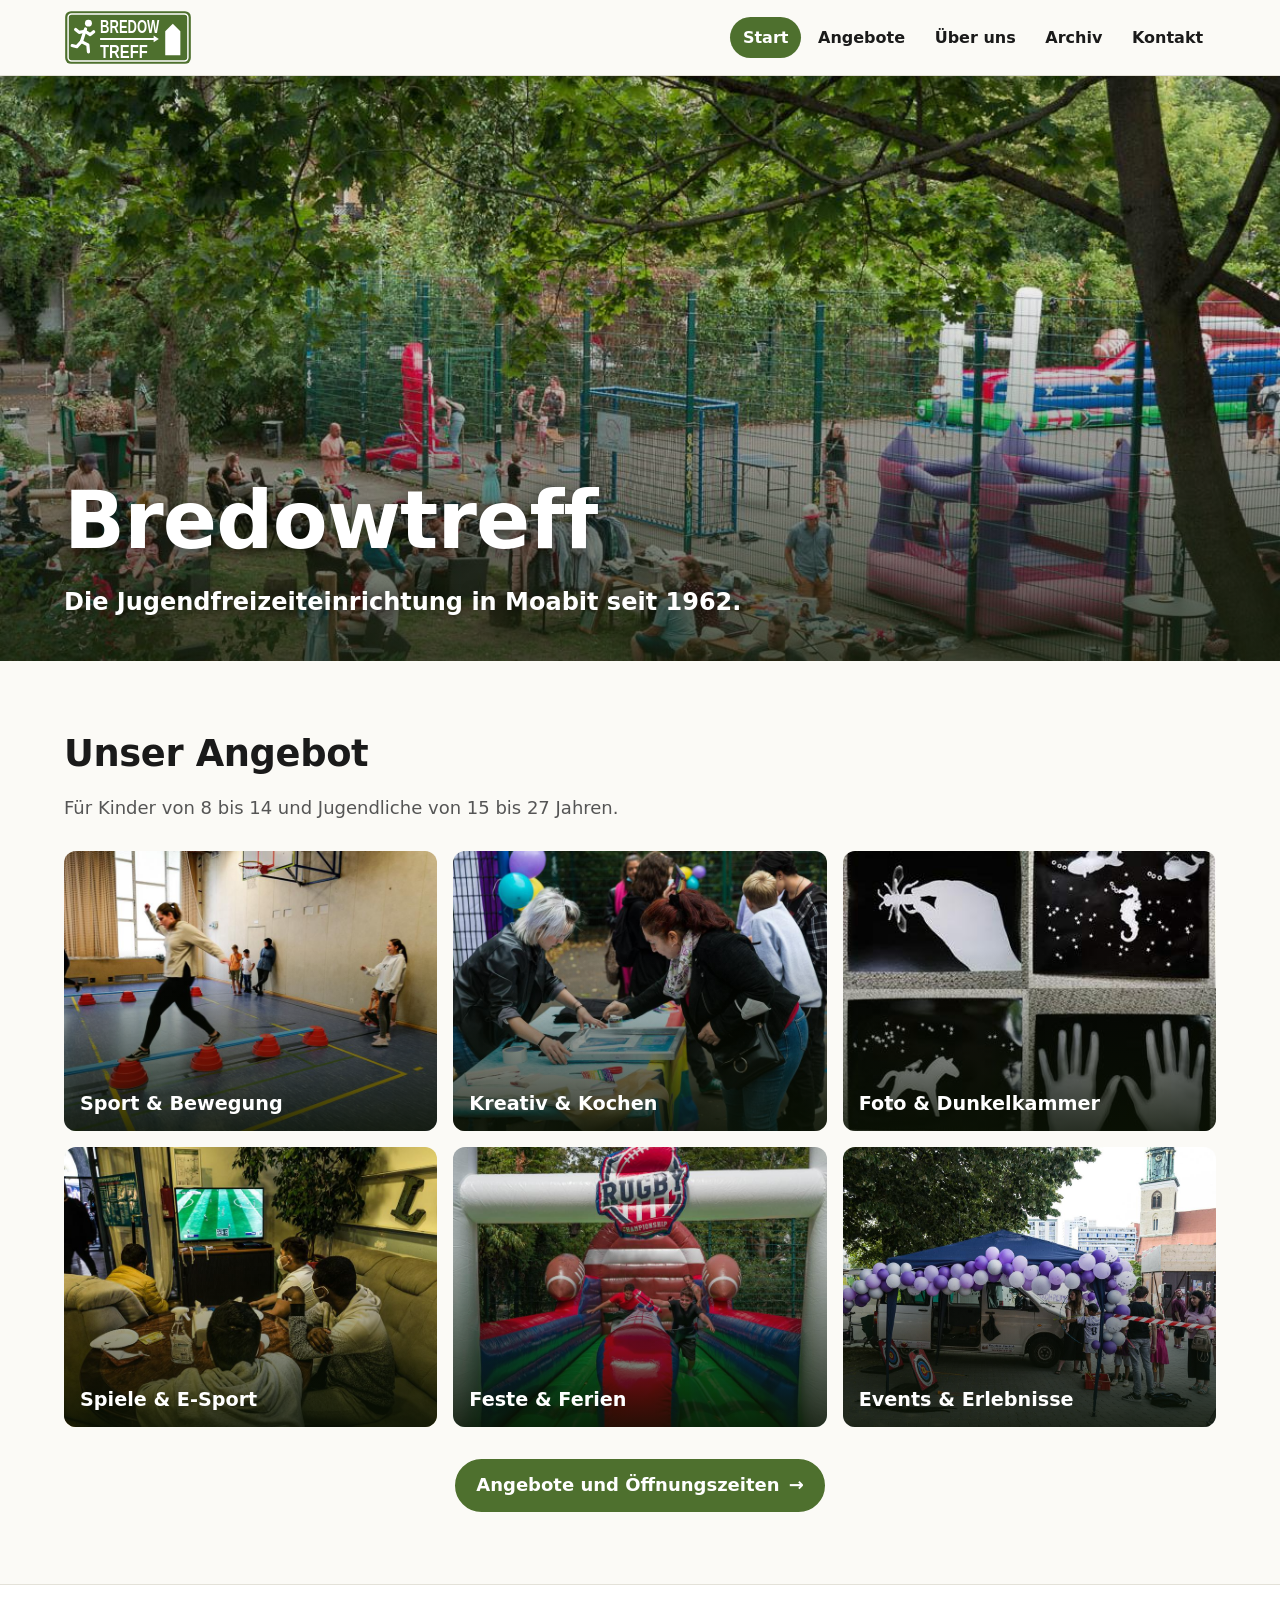
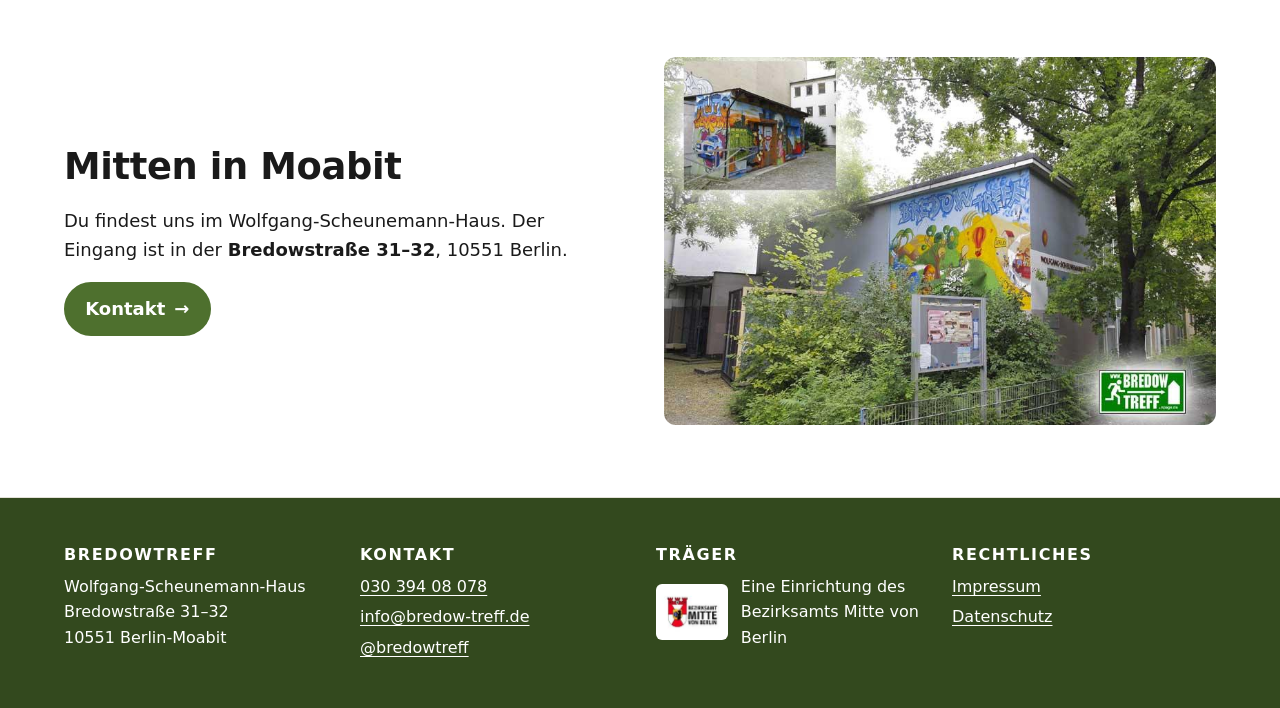
<file: index.html>
<!doctype html>
<html lang="de">
<head>
  <meta charset="utf-8">
  <meta name="viewport" content="width=device-width, initial-scale=1">
  <title>Bredowtreff – Jugendfreizeiteinrichtung in Moabit seit 1962</title>
  <meta name="description" content="Der Bredowtreff im Wolfgang-Scheunemann-Haus ist die Jugendfreizeiteinrichtung in Berlin-Moabit für Kinder (8–14) und Jugendliche (15–27): Sport, Kreatives, Fotostudio, E-Sport und mehr.">
  <meta property="og:type" content="website">
  <meta property="og:locale" content="de_DE">
  <meta property="og:title" content="Bredowtreff – Jugendfreizeiteinrichtung in Moabit">
  <meta property="og:description" content="Sport, Kreatives, Fotostudio, E-Sport und Freunde treffen – für Kinder und Jugendliche von 8 bis 27 Jahren.">
  <link rel="icon" href="images/favicon.svg" type="image/svg+xml">
  <link rel="apple-touch-icon" href="images/apple-touch-icon.png">
  <meta name="theme-color" content="#4E702E">
  <link rel="stylesheet" href="css/style.css">
  <script src="js/script.js" defer></script>
  <script type="application/ld+json">
  {
    "@context": "https://schema.org",
    "@type": "CivicStructure",
    "name": "Bredowtreff im Wolfgang-Scheunemann-Haus",
    "description": "Jugendfreizeiteinrichtung des Bezirksamts Mitte von Berlin in Moabit, seit 1962.",
    "telephone": "+49 30 39408078",
    "email": "info@bredow-treff.de",
    "address": {
      "@type": "PostalAddress",
      "streetAddress": "Bredowstraße 31-32",
      "postalCode": "10551",
      "addressLocality": "Berlin",
      "addressCountry": "DE"
    },
    "sameAs": ["https://www.instagram.com/bredowtreff/"]
  }
  </script>
</head>
<body>
<a class="skip-link" href="#inhalt">Zum Inhalt springen</a>

<!-- ===== KOPF (auf allen Seiten gleich) ===== -->
<header class="kopf">
  <div class="inhalt">
    <a class="logo" href="index.html"><img src="images/logo.svg" alt="Bredowtreff – zur Startseite" width="128" height="56"></a>
    <nav class="hauptnav" aria-label="Hauptmenü">
      <ul>
        <li><a href="index.html" aria-current="page">Start</a></li>
        <li><a href="angebote.html">Angebote</a></li>
        <li><a href="ueber-uns.html">Über uns</a></li>
        <li><a href="archiv.html">Archiv</a></li>
        <li><a href="kontakt.html">Kontakt</a></li>
      </ul>
    </nav>
  </div>
</header>
<!-- ===== ENDE KOPF ===== -->

<!-- ===== HINWEIS-BANNER (optional) =====
     Für wichtige Kurz-Infos (z. B. Ferien, Schließtage).
     Zum Einschalten: die Zeile unten kopieren, ÜBER diesen Kommentar setzen und Text anpassen.

     <p class="hinweis">Herbstferien: geänderte Öffnungszeiten – <a href="angebote.html#besonderes">mehr erfahren</a></p>
-->

<main id="inhalt">

  <section class="hero">
    <img src="images/start-hero.jpg" alt="Kiezfest im Hof des Bredowtreffs: viele Menschen, Spiele und Hüpfburgen unter großen Bäumen" width="1200" height="800" fetchpriority="high">
    <div class="inhalt">
      <h1>Bredowtreff</h1>
      <p>Die Jugendfreizeiteinrichtung in Moabit seit 1962.</p>
    </div>
  </section>

  <section class="abschnitt">
    <div class="inhalt">
      <div class="abschnitt-kopf">
        <h2>Unser Angebot</h2>
        <p>Für Kinder von 8 bis 14 und Jugendliche von 15 bis 27 Jahren.</p>
      </div>

      <!-- ===== ANGEBOTS-ÜBERSICHT (6 Felder) =====
           Nur zur Illustration, nicht anklickbar. Pro Feld ein <li>.
           Bild tauschen: Dateiname bei src ändern und alt-Text anpassen.
      -->
      <ul class="angebot-raster">
        <li>
          <img src="images/kachel-sport.jpg" alt="Hindernisparcours in der Sporthalle" width="800" height="600" loading="lazy">
          <span>Sport &amp; Bewegung</span>
        </li>
        <li>
          <img src="images/kachel-kreativ.jpg" alt="Kinder am Basteltisch" width="800" height="600" loading="lazy">
          <span>Kreativ &amp; Kochen</span>
        </li>
        <li>
          <img src="images/kachel-foto.jpg" alt="Fotogramme: weiße Schattenbilder auf schwarzem Fotopapier" width="400" height="300" loading="lazy">
          <span>Foto &amp; Dunkelkammer</span>
        </li>
        <li>
          <img src="images/kachel-gaming.jpg" alt="Jugendliche spielen Videospiele auf dem Sofa vor dem Fernseher" width="800" height="600" loading="lazy">
          <span>Spiele &amp; E-Sport</span>
        </li>
        <li>
          <img src="images/kachel-feste.jpg" alt="Kinder auf einer Rugby-Hüpfburg beim Kiezfest" width="800" height="600" loading="lazy">
          <span>Feste &amp; Ferien</span>
        </li>
        <li>
          <img src="images/archiv-2023-rotes-rathaus-1.jpg" alt="Unser Stand mit lila Ballonbogen beim Aktionstag vor dem Roten Rathaus" width="1200" height="816" loading="lazy">
          <span>Events &amp; Erlebnisse</span>
        </li>
      </ul>
      <!-- ===== ENDE ANGEBOTS-ÜBERSICHT ===== -->

      <p class="knopf-unten"><a class="knopf pfeil" href="angebote.html">Angebote und Öffnungszeiten</a></p>
    </div>
  </section>

  <section class="abschnitt abschnitt--hell">
    <div class="inhalt zweispaltig">
      <div>
        <h2>Mitten in Moabit</h2>
        <p>Du findest uns im Wolfgang-Scheunemann-Haus. Der Eingang ist in der <strong>Bredowstraße 31–32</strong>, 10551 Berlin.</p>
        <a class="knopf pfeil" href="kontakt.html">Kontakt</a>
      </div>
      <img src="images/haus-heute.jpg" alt="Eingang des Bredowtreffs mit bunter Graffiti-Wand und Bäumen" width="800" height="533" loading="lazy">
    </div>
  </section>

</main>

<!-- ===== FUSS (auf allen Seiten gleich) ===== -->
<footer class="fuss">
  <div class="inhalt">
    <div>
      <h2>Bredowtreff</h2>
      <address>Wolfgang-Scheunemann-Haus<br>Bredowstraße 31–32<br>10551 Berlin-Moabit</address>
    </div>
    <div>
      <h2>Kontakt</h2>
      <ul>
        <li><a href="tel:+493039408078">030 394 08 078</a></li>
        <li><a href="mailto:info@bredow-treff.de">info@bredow-treff.de</a></li>
        <li><a href="https://www.instagram.com/bredowtreff/">@bredowtreff</a></li>
      </ul>
    </div>
    <div>
      <h2>Träger</h2>
      <div class="traeger">
        <img src="images/bezirksamt-mitte.jpg" alt="Logo Bezirksamt Mitte von Berlin" width="72" height="54" loading="lazy">
        <span>Eine Einrichtung des Bezirksamts Mitte von Berlin</span>
      </div>
    </div>
    <div>
      <h2>Rechtliches</h2>
      <ul>
        <li><a href="impressum.html">Impressum</a></li>
        <li><a href="datenschutz.html">Datenschutz</a></li>
      </ul>
    </div>
  </div>
</footer>
<!-- ===== ENDE FUSS ===== -->

</body>
</html>
</file>
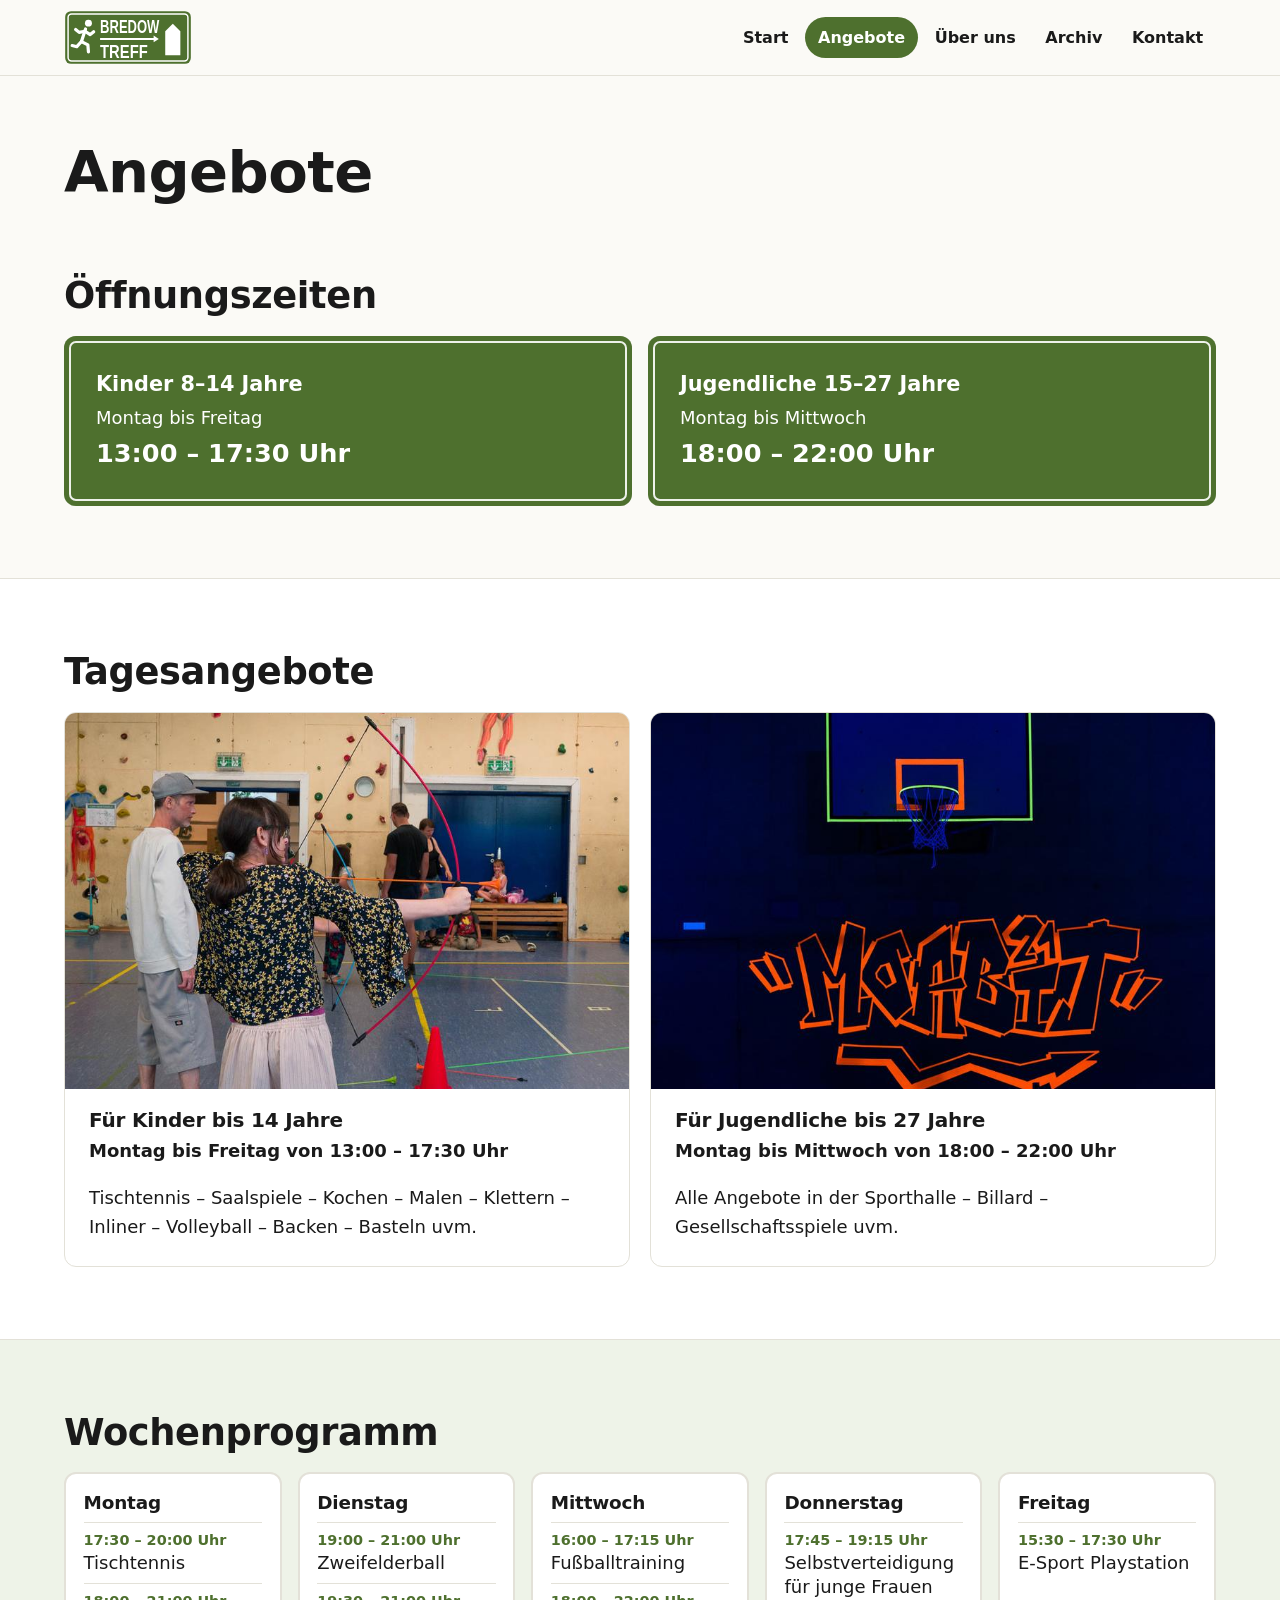
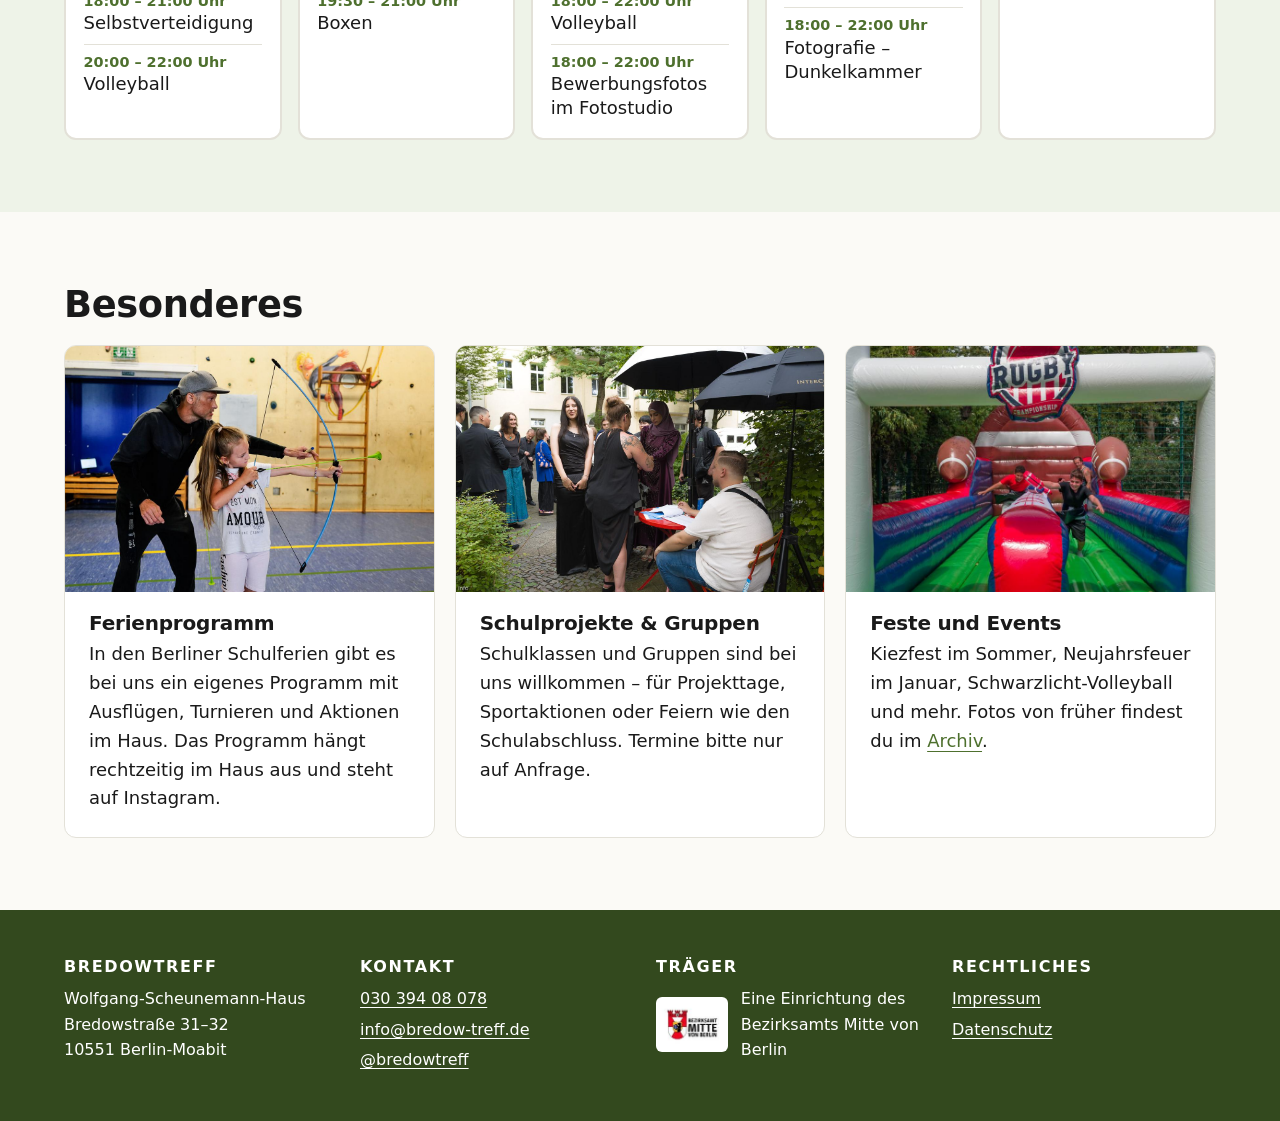
<file: angebote.html>
<!doctype html>
<html lang="de">
<head>
  <meta charset="utf-8">
  <meta name="viewport" content="width=device-width, initial-scale=1">
  <title>Angebote &amp; Öffnungszeiten – Bredowtreff Moabit</title>
  <meta name="description" content="Öffnungszeiten, Tagesangebote, Wochenprogramm und besondere Angebote wie Ferienprogramm und Schulprojekte im Bredowtreff in Berlin-Moabit.">
  <link rel="icon" href="images/favicon.svg" type="image/svg+xml">
  <link rel="apple-touch-icon" href="images/apple-touch-icon.png">
  <meta name="theme-color" content="#4E702E">
  <link rel="stylesheet" href="css/style.css">
  <script src="js/script.js" defer></script>
</head>
<body>
<a class="skip-link" href="#inhalt">Zum Inhalt springen</a>

<!-- ===== KOPF (auf allen Seiten gleich) ===== -->
<header class="kopf">
  <div class="inhalt">
    <a class="logo" href="index.html"><img src="images/logo.svg" alt="Bredowtreff – zur Startseite" width="128" height="56"></a>
    <nav class="hauptnav" aria-label="Hauptmenü">
      <ul>
        <li><a href="index.html">Start</a></li>
        <li><a href="angebote.html" aria-current="page">Angebote</a></li>
        <li><a href="ueber-uns.html">Über uns</a></li>
        <li><a href="archiv.html">Archiv</a></li>
        <li><a href="kontakt.html">Kontakt</a></li>
      </ul>
    </nav>
  </div>
</header>
<!-- ===== ENDE KOPF ===== -->

<main id="inhalt">

  <div class="inhalt seitenkopf">
    <h1>Angebote</h1>
  </div>

  <!-- ==========================================================
       1. ÖFFNUNGSZEITEN
       ========================================================== -->
  <section id="zeiten" class="abschnitt">
    <div class="inhalt">
      <h2>Öffnungszeiten</h2>

      <!-- ===== ÖFFNUNGSZEITEN – HIER ÄNDERN =====
           Pro Gruppe ein <li>: Gruppe, Tage und Uhrzeit anpassen.
      -->
      <ul class="zeiten">
        <li>
          <strong>Kinder 8–14 Jahre</strong>
          Montag bis Freitag
          <span class="zeit">13:00 – 17:30 Uhr</span>
        </li>
        <li>
          <strong>Jugendliche 15–27 Jahre</strong>
          Montag bis Mittwoch
          <span class="zeit">18:00 – 22:00 Uhr</span>
        </li>
      </ul>
      <!-- ===== ENDE ÖFFNUNGSZEITEN ===== -->
    </div>
  </section>

  <!-- ==========================================================
       2. TAGESANGEBOTE
       ========================================================== -->
  <section id="tagesangebote" class="abschnitt abschnitt--hell">
    <div class="inhalt">
      <h2>Tagesangebote</h2>

      <!-- ===== TAGESANGEBOTE – HIER ÄNDERN ===== -->
      <div class="karten">
        <article class="karte">
          <img src="images/kachel-klettern.jpg" alt="Bogenschießen vor der Kletterwand in der Sporthalle" width="800" height="600" loading="lazy">
          <h3>Für Kinder bis 14 Jahre</h3>
          <p><strong>Montag bis Freitag von 13:00 – 17:30 Uhr</strong></p>
          <p>Tischtennis – Saalspiele – Kochen – Malen – Klettern – Inliner – Volleyball – Backen – Basteln uvm.</p>
        </article>
        <article class="karte">
          <img src="images/kachel-abends.jpg" alt="Sporthalle im Schwarzlicht mit leuchtendem Moabit-Graffiti" width="800" height="600" loading="lazy">
          <h3>Für Jugendliche bis 27 Jahre</h3>
          <p><strong>Montag bis Mittwoch von 18:00 – 22:00 Uhr</strong></p>
          <p>Alle Angebote in der Sporthalle – Billard – Gesellschaftsspiele uvm.</p>
        </article>
      </div>
      <!-- ===== ENDE TAGESANGEBOTE ===== -->
    </div>
  </section>

  <!-- ==========================================================
       3. WOCHENPROGRAMM
       ========================================================== -->
  <section id="wochenprogramm" class="abschnitt abschnitt--gruen">
    <div class="inhalt">
      <h2>Wochenprogramm</h2>

      <!-- ===== WOCHENPROGRAMM – HIER ÄNDERN =====
           Pro Wochentag ein <article>. Ein Angebot = eine Zeile:
             <li><span class="zeit">17:30 – 20:00 Uhr</span> Tischtennis</li>
      -->
      <div class="woche">
        <article class="tag-karte">
          <h3>Montag</h3>
          <ul>
            <li><span class="zeit">17:30 – 20:00 Uhr</span> Tischtennis</li>
            <li><span class="zeit">18:00 – 21:00 Uhr</span> Selbstverteidigung</li>
            <li><span class="zeit">20:00 – 22:00 Uhr</span> Volleyball</li>
          </ul>
        </article>
        <article class="tag-karte">
          <h3>Dienstag</h3>
          <ul>
            <li><span class="zeit">19:00 – 21:00 Uhr</span> Zweifelderball</li>
            <li><span class="zeit">19:30 – 21:00 Uhr</span> Boxen</li>
          </ul>
        </article>
        <article class="tag-karte">
          <h3>Mittwoch</h3>
          <ul>
            <li><span class="zeit">16:00 – 17:15 Uhr</span> Fußballtraining</li>
            <li><span class="zeit">18:00 – 22:00 Uhr</span> Volleyball</li>
            <li><span class="zeit">18:00 – 22:00 Uhr</span> Bewerbungsfotos im Fotostudio</li>
          </ul>
        </article>
        <article class="tag-karte">
          <h3>Donnerstag</h3>
          <ul>
            <li><span class="zeit">17:45 – 19:15 Uhr</span> Selbstverteidigung für junge Frauen</li>
            <li><span class="zeit">18:00 – 22:00 Uhr</span> Fotografie – Dunkelkammer</li>
          </ul>
        </article>
        <article class="tag-karte">
          <h3>Freitag</h3>
          <ul>
            <li><span class="zeit">15:30 – 17:30 Uhr</span> E-Sport Playstation</li>
          </ul>
        </article>
      </div>
      <!-- ===== ENDE WOCHENPROGRAMM ===== -->
    </div>
  </section>

  <!-- ==========================================================
       4. BESONDERES
       ========================================================== -->
  <section id="besonderes" class="abschnitt">
    <div class="inhalt">
      <h2>Besonderes</h2>

      <!-- ===== BESONDERES – HIER ÄNDERN =====
           Für einen aktuellen Termin diese Vorlage kopieren und als ERSTE Karte
           in die Liste unten einfügen. Nach dem Termin die Karte wieder löschen.
           ________________________________________________
           <article class="karte karte--termin">
             <p class="datum">Samstag, 4.7.2026, 13:00 – 18:00 Uhr</p>
             <h3>Titel der Veranstaltung</h3>
             <p>Kurze Beschreibung in ein bis drei Sätzen.</p>
           </article>
           ________________________________________________
      -->
      <div class="karten">
        <article class="karte">
          <img src="images/archiv-2023-hallenspiele-2.jpg" alt="Bogenschießen mit Anleitung bei den Hallenspielen in den Ferien" width="1200" height="746" loading="lazy">
          <h3>Ferienprogramm</h3>
          <p>In den Berliner Schulferien gibt es bei uns ein eigenes Programm mit Ausflügen, Turnieren und Aktionen im Haus. Das Programm hängt rechtzeitig im Haus aus und steht auf Instagram.</p>
        </article>
        <article class="karte">
          <img src="images/archiv-2024-abschlussball-1.jpg" alt="Festlich gekleidete Gäste beim Abschlussball im Hof" width="1200" height="799" loading="lazy">
          <h3>Schulprojekte &amp; Gruppen</h3>
          <p>Schulklassen und Gruppen sind bei uns willkommen – für Projekttage, Sportaktionen oder Feiern wie den Schulabschluss. Termine bitte nur auf Anfrage.</p>
        </article>
        <article class="karte">
          <img src="images/kachel-feste.jpg" alt="Kinder auf einer Rugby-Hüpfburg beim Kiezfest" width="800" height="600" loading="lazy">
          <h3>Feste und Events</h3>
          <p>Kiezfest im Sommer, Neujahrsfeuer im Januar, Schwarzlicht-Volleyball und mehr. Fotos von früher findest du im <a href="archiv.html">Archiv</a>.</p>
        </article>
      </div>
      <!-- ===== ENDE BESONDERES ===== -->
    </div>
  </section>

</main>

<!-- ===== FUSS (auf allen Seiten gleich) ===== -->
<footer class="fuss">
  <div class="inhalt">
    <div>
      <h2>Bredowtreff</h2>
      <address>Wolfgang-Scheunemann-Haus<br>Bredowstraße 31–32<br>10551 Berlin-Moabit</address>
    </div>
    <div>
      <h2>Kontakt</h2>
      <ul>
        <li><a href="tel:+493039408078">030 394 08 078</a></li>
        <li><a href="mailto:info@bredow-treff.de">info@bredow-treff.de</a></li>
        <li><a href="https://www.instagram.com/bredowtreff/">@bredowtreff</a></li>
      </ul>
    </div>
    <div>
      <h2>Träger</h2>
      <div class="traeger">
        <img src="images/bezirksamt-mitte.jpg" alt="Logo Bezirksamt Mitte von Berlin" width="72" height="54" loading="lazy">
        <span>Eine Einrichtung des Bezirksamts Mitte von Berlin</span>
      </div>
    </div>
    <div>
      <h2>Rechtliches</h2>
      <ul>
        <li><a href="impressum.html">Impressum</a></li>
        <li><a href="datenschutz.html">Datenschutz</a></li>
      </ul>
    </div>
  </div>
</footer>
<!-- ===== ENDE FUSS ===== -->

</body>
</html>
</file>
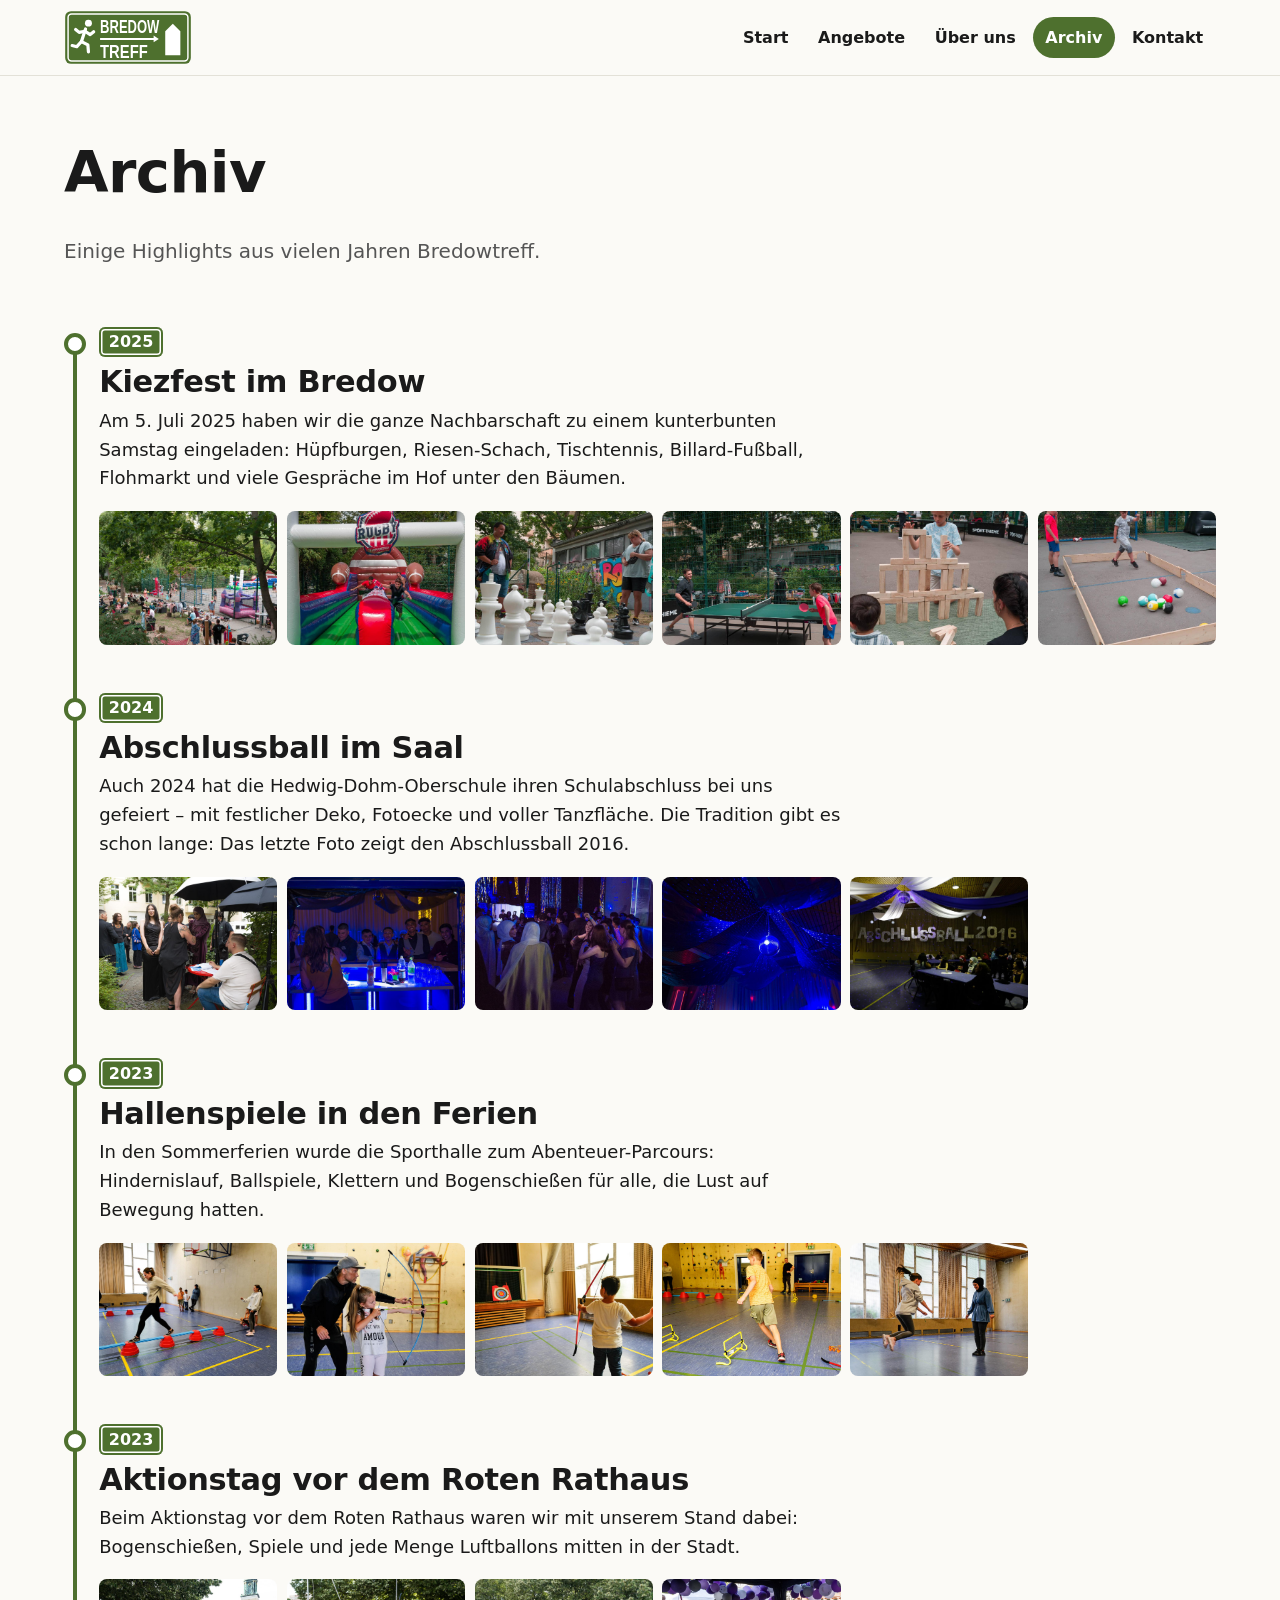
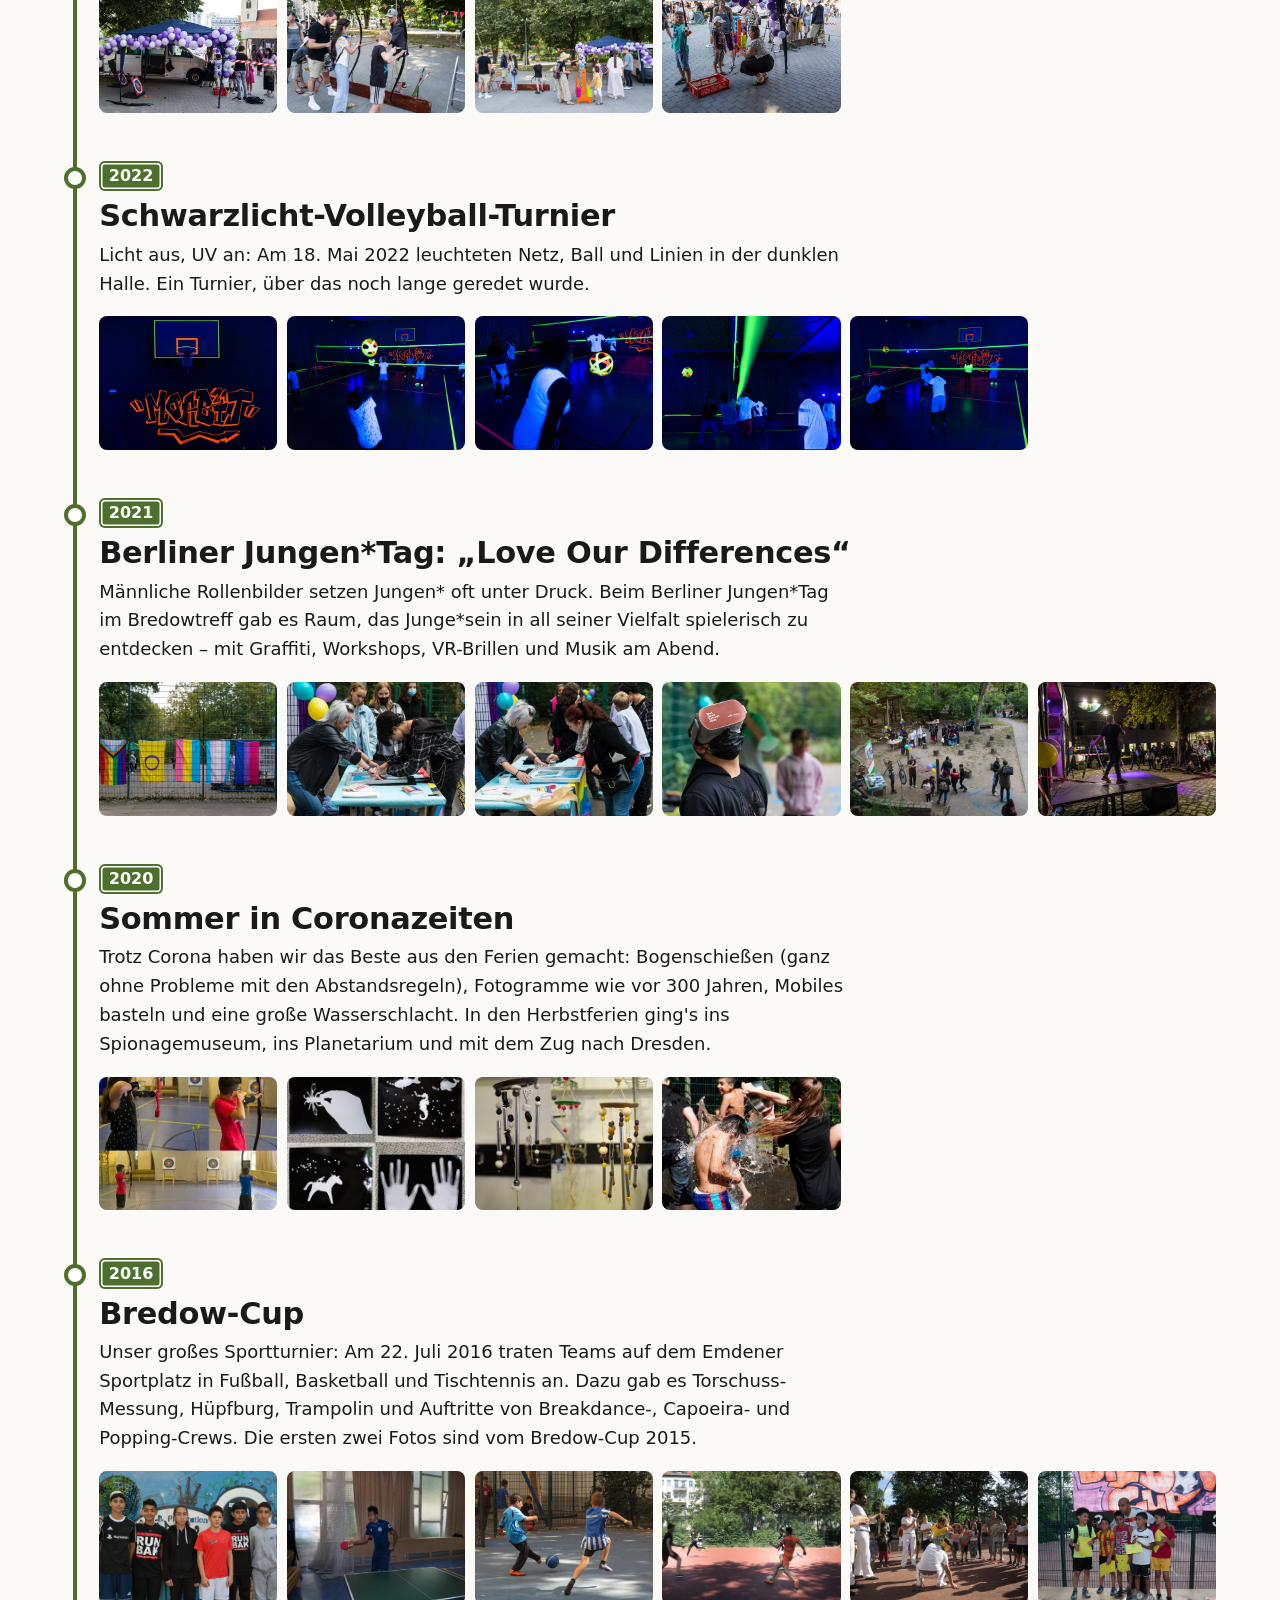
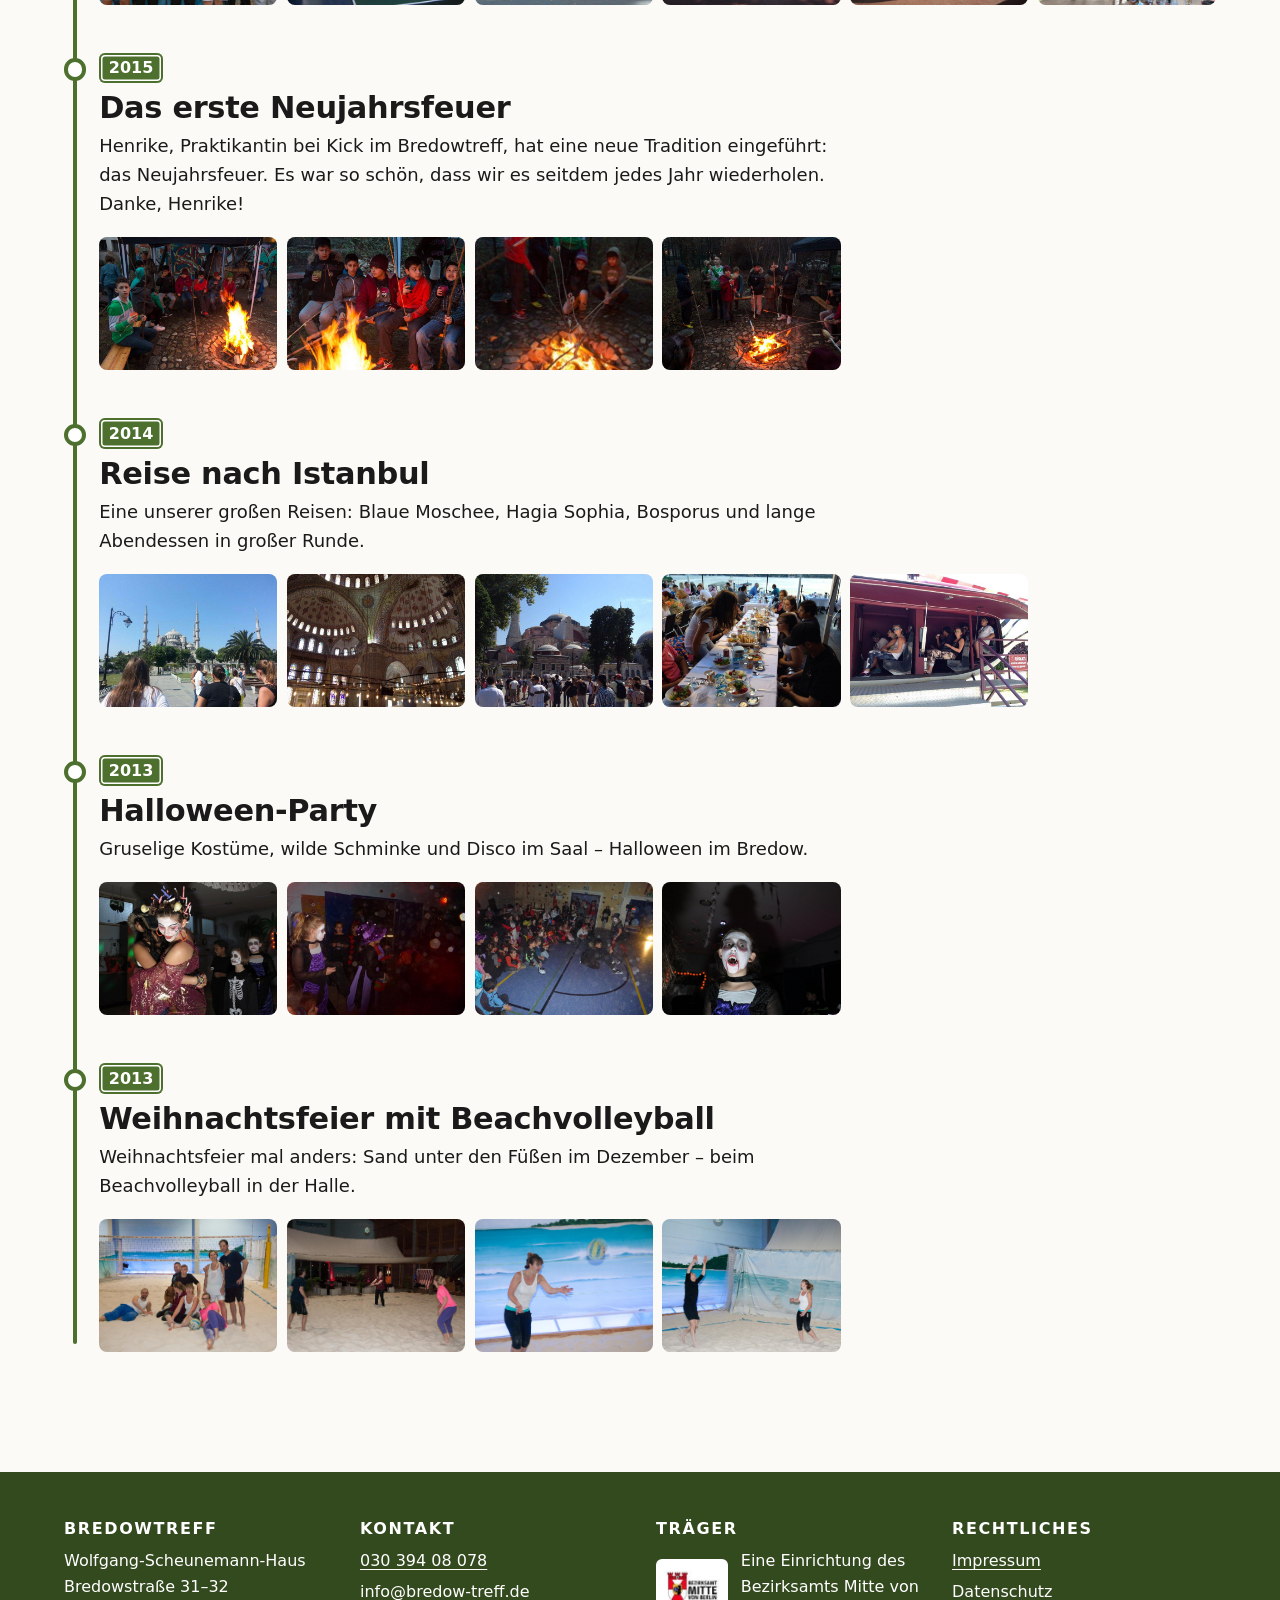
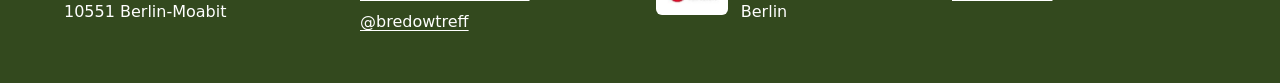
<file: archiv.html>
<!doctype html>
<html lang="de">
<head>
  <meta charset="utf-8">
  <meta name="viewport" content="width=device-width, initial-scale=1">
  <title>Archiv – Bredowtreff</title>
  <meta name="description" content="Rückblick auf Highlights aus dem Bredowtreff: Kiezfest, Schwarzlicht-Volleyball, Bredow-Cup, Jungen*Tag, Reisen und mehr.">
  <link rel="icon" href="images/favicon.svg" type="image/svg+xml">
  <link rel="apple-touch-icon" href="images/apple-touch-icon.png">
  <meta name="theme-color" content="#4E702E">
  <link rel="stylesheet" href="css/style.css">
  <script src="js/script.js" defer></script>
</head>
<body>
<a class="skip-link" href="#inhalt">Zum Inhalt springen</a>

<!-- ===== KOPF (auf allen Seiten gleich) ===== -->
<header class="kopf">
  <div class="inhalt">
    <a class="logo" href="index.html"><img src="images/logo.svg" alt="Bredowtreff – zur Startseite" width="128" height="56"></a>
    <nav class="hauptnav" aria-label="Hauptmenü">
      <ul>
        <li><a href="index.html">Start</a></li>
        <li><a href="angebote.html">Angebote</a></li>
        <li><a href="ueber-uns.html">Über uns</a></li>
        <li><a href="archiv.html" aria-current="page">Archiv</a></li>
        <li><a href="kontakt.html">Kontakt</a></li>
      </ul>
    </nav>
  </div>
</header>
<!-- ===== ENDE KOPF ===== -->

<main id="inhalt">

  <div class="inhalt seitenkopf">
    <h1>Archiv</h1>
    <p>Einige Highlights aus vielen Jahren Bredowtreff.</p>
  </div>

  <section class="abschnitt">
    <div class="inhalt">


      <!-- ===== ARCHIV – HIER NEUE EINTRÄGE OBEN EINFÜGEN =====
           Pro Ereignis ein <li>. Fotos vorher verkleinern (max. 1200 px breit)
           und so benennen: archiv-JAHR-thema-1.jpg, archiv-JAHR-thema-2.jpg …

           VORLAGE:
           ________________________________________________
           <li class="ereignis">
             <span class="jahr">2026</span>
             <h2>Titel</h2>
             <p>Ein bis drei Sätze, was passiert ist.</p>
             <div class="galerie">
               <a href="images/archiv-2026-thema-1.jpg"><img src="images/archiv-2026-thema-1.jpg" alt="Was auf dem Foto zu sehen ist" loading="lazy"></a>
               <a href="images/archiv-2026-thema-2.jpg"><img src="images/archiv-2026-thema-2.jpg" alt="Was auf dem Foto zu sehen ist" loading="lazy"></a>
             </div>
           </li>
           ________________________________________________
      -->
      <ol class="zeitleiste">
      <li class="ereignis">
        <span class="jahr">2025</span>
        <h2>Kiezfest im Bredow</h2>
        <p>Am 5. Juli 2025 haben wir die ganze Nachbarschaft zu einem kunterbunten Samstag eingeladen: Hüpfburgen, Riesen-Schach, Tischtennis, Billard-Fußball, Flohmarkt und viele Gespräche im Hof unter den Bäumen.</p>
        <div class="galerie">
          <a href="images/archiv-2025-kiezfest-1.jpg"><img src="images/archiv-2025-kiezfest-1.jpg" alt="Blick über den vollen Hof beim Kiezfest" width="1000" height="1000" loading="lazy"></a>
          <a href="images/archiv-2025-kiezfest-2.jpg"><img src="images/archiv-2025-kiezfest-2.jpg" alt="Kinder auf der Rugby-Hüpfburg" width="1000" height="1000" loading="lazy"></a>
          <a href="images/archiv-2025-kiezfest-3.jpg"><img src="images/archiv-2025-kiezfest-3.jpg" alt="Riesen-Schach im Hof" width="1000" height="1000" loading="lazy"></a>
          <a href="images/archiv-2025-kiezfest-4.jpg"><img src="images/archiv-2025-kiezfest-4.jpg" alt="Tischtennis unter freiem Himmel" width="1000" height="1000" loading="lazy"></a>
          <a href="images/archiv-2025-kiezfest-5.jpg"><img src="images/archiv-2025-kiezfest-5.jpg" alt="Ein Junge baut einen hohen Turm aus Holzklötzen" width="1000" height="1000" loading="lazy"></a>
          <a href="images/archiv-2025-kiezfest-6.jpg"><img src="images/archiv-2025-kiezfest-6.jpg" alt="Billard-Fußball auf dem Sportplatz" width="1000" height="1000" loading="lazy"></a>
        </div>
      </li>
      <li class="ereignis">
        <span class="jahr">2024</span>
        <h2>Abschlussball im Saal</h2>
        <p>Auch 2024 hat die Hedwig-Dohm-Oberschule ihren Schulabschluss bei uns gefeiert – mit festlicher Deko, Fotoecke und voller Tanzfläche. Die Tradition gibt es schon lange: Das letzte Foto zeigt den Abschlussball 2016.</p>
        <div class="galerie">
          <a href="images/archiv-2024-abschlussball-1.jpg"><img src="images/archiv-2024-abschlussball-1.jpg" alt="Festlich gekleidete Gäste kommen im Hof an" width="1200" height="799" loading="lazy"></a>
          <a href="images/archiv-2024-abschlussball-2.jpg"><img src="images/archiv-2024-abschlussball-2.jpg" alt="Gedeckte Tische im blau beleuchteten Saal" width="1200" height="799" loading="lazy"></a>
          <a href="images/archiv-2024-abschlussball-3.jpg"><img src="images/archiv-2024-abschlussball-3.jpg" alt="Volle Tanzfläche beim Abschlussball" width="1200" height="799" loading="lazy"></a>
          <a href="images/archiv-2024-abschlussball-4.jpg"><img src="images/archiv-2024-abschlussball-4.jpg" alt="Discokugel und Lichter über dem Saal" width="1200" height="799" loading="lazy"></a>
          <a href="images/archiv-2024-abschlussball-5.jpg"><img src="images/archiv-2024-abschlussball-5.jpg" alt="Schriftzug Abschlussball 2016 im Saal" width="1078" height="719" loading="lazy"></a>
        </div>
      </li>
      <li class="ereignis">
        <span class="jahr">2023</span>
        <h2>Hallenspiele in den Ferien</h2>
        <p>In den Sommerferien wurde die Sporthalle zum Abenteuer-Parcours: Hindernislauf, Ballspiele, Klettern und Bogenschießen für alle, die Lust auf Bewegung hatten.</p>
        <div class="galerie">
          <a href="images/archiv-2023-hallenspiele-1.jpg"><img src="images/archiv-2023-hallenspiele-1.jpg" alt="Hindernisparcours mit Hütchen in der Sporthalle" width="1200" height="801" loading="lazy"></a>
          <a href="images/archiv-2023-hallenspiele-2.jpg"><img src="images/archiv-2023-hallenspiele-2.jpg" alt="Bogenschießen mit Anleitung" width="1200" height="746" loading="lazy"></a>
          <a href="images/archiv-2023-hallenspiele-3.jpg"><img src="images/archiv-2023-hallenspiele-3.jpg" alt="Ein Junge spannt den Bogen" width="1200" height="801" loading="lazy"></a>
          <a href="images/archiv-2023-hallenspiele-4.jpg"><img src="images/archiv-2023-hallenspiele-4.jpg" alt="Parcours vor der Kletterwand" width="1200" height="1000" loading="lazy"></a>
          <a href="images/archiv-2023-hallenspiele-5.jpg"><img src="images/archiv-2023-hallenspiele-5.jpg" alt="Sprung über ein Hindernis" width="1199" height="877" loading="lazy"></a>
        </div>
      </li>
      <li class="ereignis">
        <span class="jahr">2023</span>
        <h2>Aktionstag vor dem Roten Rathaus</h2>
        <p>Beim Aktionstag vor dem Roten Rathaus waren wir mit unserem Stand dabei: Bogenschießen, Spiele und jede Menge Luftballons mitten in der Stadt.</p>
        <div class="galerie">
          <a href="images/archiv-2023-rotes-rathaus-1.jpg"><img src="images/archiv-2023-rotes-rathaus-1.jpg" alt="Unser Stand mit lila Ballonbogen vor dem Roten Rathaus" width="1200" height="816" loading="lazy"></a>
          <a href="images/archiv-2023-rotes-rathaus-2.jpg"><img src="images/archiv-2023-rotes-rathaus-2.jpg" alt="Bogenschießen auf dem Platz" width="1200" height="801" loading="lazy"></a>
          <a href="images/archiv-2023-rotes-rathaus-3.jpg"><img src="images/archiv-2023-rotes-rathaus-3.jpg" alt="Viele Besucherinnen und Besucher an den Ständen" width="1000" height="668" loading="lazy"></a>
          <a href="images/archiv-2023-rotes-rathaus-4.jpg"><img src="images/archiv-2023-rotes-rathaus-4.jpg" alt="Spielstationen mit Ballons" width="1200" height="838" loading="lazy"></a>
        </div>
      </li>
      <li class="ereignis">
        <span class="jahr">2022</span>
        <h2>Schwarzlicht-Volleyball-Turnier</h2>
        <p>Licht aus, UV an: Am 18. Mai 2022 leuchteten Netz, Ball und Linien in der dunklen Halle. Ein Turnier, über das noch lange geredet wurde.</p>
        <div class="galerie">
          <a href="images/archiv-2022-schwarzlicht-1.jpg"><img src="images/archiv-2022-schwarzlicht-1.jpg" alt="Leuchtendes Moabit-Graffiti und Basketballkorb im Schwarzlicht" width="1200" height="800" loading="lazy"></a>
          <a href="images/archiv-2022-schwarzlicht-2.jpg"><img src="images/archiv-2022-schwarzlicht-2.jpg" alt="Leuchtender Volleyball über dem Netz" width="1200" height="801" loading="lazy"></a>
          <a href="images/archiv-2022-schwarzlicht-3.jpg"><img src="images/archiv-2022-schwarzlicht-3.jpg" alt="Spielszene im Schwarzlicht" width="1200" height="800" loading="lazy"></a>
          <a href="images/archiv-2022-schwarzlicht-4.jpg"><img src="images/archiv-2022-schwarzlicht-4.jpg" alt="Grüne Laserlinien über dem Spielfeld" width="1200" height="801" loading="lazy"></a>
          <a href="images/archiv-2022-schwarzlicht-5.jpg"><img src="images/archiv-2022-schwarzlicht-5.jpg" alt="Spieler am Netz im UV-Licht" width="1200" height="800" loading="lazy"></a>
        </div>
      </li>
      <li class="ereignis">
        <span class="jahr">2021</span>
        <h2>Berliner Jungen*Tag: „Love Our Differences“</h2>
        <p>Männliche Rollenbilder setzen Jungen* oft unter Druck. Beim Berliner Jungen*Tag im Bredowtreff gab es Raum, das Junge*sein in all seiner Vielfalt spielerisch zu entdecken – mit Graffiti, Workshops, VR-Brillen und Musik am Abend.</p>
        <div class="galerie">
          <a href="images/archiv-2021-jungentag-1.jpg"><img src="images/archiv-2021-jungentag-1.jpg" alt="Regenbogen- und Pride-Flaggen am Zaun" width="1200" height="800" loading="lazy"></a>
          <a href="images/archiv-2021-jungentag-2.jpg"><img src="images/archiv-2021-jungentag-2.jpg" alt="Mitmach-Station am Tisch mit bunten Luftballons" width="1200" height="800" loading="lazy"></a>
          <a href="images/archiv-2021-jungentag-3.jpg"><img src="images/archiv-2021-jungentag-3.jpg" alt="Kreativ-Workshop am Basteltisch" width="1200" height="800" loading="lazy"></a>
          <a href="images/archiv-2021-jungentag-4.jpg"><img src="images/archiv-2021-jungentag-4.jpg" alt="Ausprobieren einer VR-Brille" width="1200" height="800" loading="lazy"></a>
          <a href="images/archiv-2021-jungentag-5.jpg"><img src="images/archiv-2021-jungentag-5.jpg" alt="Viele Besucherinnen und Besucher im Hof" width="1200" height="800" loading="lazy"></a>
          <a href="images/archiv-2021-jungentag-6.jpg"><img src="images/archiv-2021-jungentag-6.jpg" alt="Auftritt auf der Bühne am Abend" width="1200" height="800" loading="lazy"></a>
        </div>
      </li>
      <li class="ereignis">
        <span class="jahr">2020</span>
        <h2>Sommer in Coronazeiten</h2>
        <p>Trotz Corona haben wir das Beste aus den Ferien gemacht: Bogenschießen (ganz ohne Probleme mit den Abstandsregeln), Fotogramme wie vor 300 Jahren, Mobiles basteln und eine große Wasserschlacht. In den Herbstferien ging's ins Spionagemuseum, ins Planetarium und mit dem Zug nach Dresden.</p>
        <div class="galerie">
          <a href="images/archiv-2020-coronasommer-1.jpg"><img src="images/archiv-2020-coronasommer-1.jpg" alt="Bogenschießen in der Sporthalle" width="400" height="400" loading="lazy"></a>
          <a href="images/archiv-2020-coronasommer-2.jpg"><img src="images/archiv-2020-coronasommer-2.jpg" alt="Fotogramme: weiße Schattenbilder auf schwarzem Fotopapier" width="400" height="360" loading="lazy"></a>
          <a href="images/archiv-2020-coronasommer-3.jpg"><img src="images/archiv-2020-coronasommer-3.jpg" alt="Selbst gebastelte Mobiles" width="400" height="400" loading="lazy"></a>
          <a href="images/archiv-2020-coronasommer-4.jpg"><img src="images/archiv-2020-coronasommer-4.jpg" alt="Wasserschlacht im Hof" width="400" height="400" loading="lazy"></a>
        </div>
      </li>
      <li class="ereignis">
        <span class="jahr">2016</span>
        <h2>Bredow-Cup</h2>
        <p>Unser großes Sportturnier: Am 22. Juli 2016 traten Teams auf dem Emdener Sportplatz in Fußball, Basketball und Tischtennis an. Dazu gab es Torschuss-Messung, Hüpfburg, Trampolin und Auftritte von Breakdance-, Capoeira- und Popping-Crews. Die ersten zwei Fotos sind vom Bredow-Cup 2015.</p>
        <div class="galerie">
          <a href="images/archiv-2016-bredow-cup-1.jpg"><img src="images/archiv-2016-bredow-cup-1.jpg" alt="Fußball-Team vor der Graffiti-Wand, 2015" width="1023" height="685" loading="lazy"></a>
          <a href="images/archiv-2016-bredow-cup-2.jpg"><img src="images/archiv-2016-bredow-cup-2.jpg" alt="Tischtennis-Match in der Halle, 2015" width="1023" height="685" loading="lazy"></a>
          <a href="images/archiv-2016-bredow-cup-3.jpg"><img src="images/archiv-2016-bredow-cup-3.jpg" alt="Zweikampf beim Fußball" width="1037" height="768" loading="lazy"></a>
          <a href="images/archiv-2016-bredow-cup-4.jpg"><img src="images/archiv-2016-bredow-cup-4.jpg" alt="Fußballspiel auf dem roten Platz" width="1077" height="550" loading="lazy"></a>
          <a href="images/archiv-2016-bredow-cup-5.jpg"><img src="images/archiv-2016-bredow-cup-5.jpg" alt="Capoeira-Vorführung im Kreis" width="1078" height="700" loading="lazy"></a>
          <a href="images/archiv-2016-bredow-cup-6.jpg"><img src="images/archiv-2016-bredow-cup-6.jpg" alt="Siegerehrung vor dem Bredow-Cup-Graffiti" width="1078" height="722" loading="lazy"></a>
        </div>
      </li>
      <li class="ereignis">
        <span class="jahr">2015</span>
        <h2>Das erste Neujahrsfeuer</h2>
        <p>Henrike, Praktikantin bei Kick im Bredowtreff, hat eine neue Tradition eingeführt: das Neujahrsfeuer. Es war so schön, dass wir es seitdem jedes Jahr wiederholen. Danke, Henrike!</p>
        <div class="galerie">
          <a href="images/archiv-2015-neujahrsfeuer-1.jpg"><img src="images/archiv-2015-neujahrsfeuer-1.jpg" alt="Kinder sitzen ums Lagerfeuer im Hof" width="640" height="480" loading="lazy"></a>
          <a href="images/archiv-2015-neujahrsfeuer-2.jpg"><img src="images/archiv-2015-neujahrsfeuer-2.jpg" alt="Stockbrot über dem Feuer" width="640" height="480" loading="lazy"></a>
          <a href="images/archiv-2015-neujahrsfeuer-3.jpg"><img src="images/archiv-2015-neujahrsfeuer-3.jpg" alt="Das Feuer brennt im Dunkeln" width="360" height="480" loading="lazy"></a>
          <a href="images/archiv-2015-neujahrsfeuer-4.jpg"><img src="images/archiv-2015-neujahrsfeuer-4.jpg" alt="Gemeinsam am Feuer unter dem Pavillon" width="640" height="480" loading="lazy"></a>
        </div>
      </li>
      <li class="ereignis">
        <span class="jahr">2014</span>
        <h2>Reise nach Istanbul</h2>
        <p>Eine unserer großen Reisen: Blaue Moschee, Hagia Sophia, Bosporus und lange Abendessen in großer Runde.</p>
        <div class="galerie">
          <a href="images/archiv-2014-istanbul-1.jpg"><img src="images/archiv-2014-istanbul-1.jpg" alt="Die Blaue Moschee" width="640" height="480" loading="lazy"></a>
          <a href="images/archiv-2014-istanbul-2.jpg"><img src="images/archiv-2014-istanbul-2.jpg" alt="Die Kuppel der Moschee von innen" width="640" height="480" loading="lazy"></a>
          <a href="images/archiv-2014-istanbul-3.jpg"><img src="images/archiv-2014-istanbul-3.jpg" alt="Die Hagia Sophia" width="640" height="480" loading="lazy"></a>
          <a href="images/archiv-2014-istanbul-4.jpg"><img src="images/archiv-2014-istanbul-4.jpg" alt="Gemeinsames Abendessen an einer langen Tafel" width="640" height="480" loading="lazy"></a>
          <a href="images/archiv-2014-istanbul-5.jpg"><img src="images/archiv-2014-istanbul-5.jpg" alt="Unterwegs mit der Reisegruppe" width="640" height="480" loading="lazy"></a>
        </div>
      </li>
      <li class="ereignis">
        <span class="jahr">2013</span>
        <h2>Halloween-Party</h2>
        <p>Gruselige Kostüme, wilde Schminke und Disco im Saal – Halloween im Bredow.</p>
        <div class="galerie">
          <a href="images/archiv-2013-halloween-1.jpg"><img src="images/archiv-2013-halloween-1.jpg" alt="Kinder in Halloween-Kostümen" width="1200" height="900" loading="lazy"></a>
          <a href="images/archiv-2013-halloween-2.jpg"><img src="images/archiv-2013-halloween-2.jpg" alt="Kostümierte Kinder auf der Party" width="1200" height="900" loading="lazy"></a>
          <a href="images/archiv-2013-halloween-3.jpg"><img src="images/archiv-2013-halloween-3.jpg" alt="Volle Party im Saal" width="1200" height="900" loading="lazy"></a>
          <a href="images/archiv-2013-halloween-4.jpg"><img src="images/archiv-2013-halloween-4.jpg" alt="Geschminktes Vampir-Gesicht" width="1200" height="900" loading="lazy"></a>
        </div>
      </li>
      <li class="ereignis">
        <span class="jahr">2013</span>
        <h2>Weihnachtsfeier mit Beachvolleyball</h2>
        <p>Weihnachtsfeier mal anders: Sand unter den Füßen im Dezember – beim Beachvolleyball in der Halle.</p>
        <div class="galerie">
          <a href="images/archiv-2013-beachvolleyball-1.jpg"><img src="images/archiv-2013-beachvolleyball-1.jpg" alt="Gruppenfoto im Sand" width="946" height="620" loading="lazy"></a>
          <a href="images/archiv-2013-beachvolleyball-2.jpg"><img src="images/archiv-2013-beachvolleyball-2.jpg" alt="Aufschlag beim Beachvolleyball" width="946" height="574" loading="lazy"></a>
          <a href="images/archiv-2013-beachvolleyball-3.jpg"><img src="images/archiv-2013-beachvolleyball-3.jpg" alt="Spielszene in der Beachhalle" width="946" height="630" loading="lazy"></a>
          <a href="images/archiv-2013-beachvolleyball-4.jpg"><img src="images/archiv-2013-beachvolleyball-4.jpg" alt="Baggern im Sand" width="946" height="671" loading="lazy"></a>
        </div>
      </li>
      </ol>
      <!-- ===== ENDE ARCHIV ===== -->

    </div>
  </section>

</main>

<!-- ===== FUSS (auf allen Seiten gleich) ===== -->
<footer class="fuss">
  <div class="inhalt">
    <div>
      <h2>Bredowtreff</h2>
      <address>Wolfgang-Scheunemann-Haus<br>Bredowstraße 31–32<br>10551 Berlin-Moabit</address>
    </div>
    <div>
      <h2>Kontakt</h2>
      <ul>
        <li><a href="tel:+493039408078">030 394 08 078</a></li>
        <li><a href="mailto:info@bredow-treff.de">info@bredow-treff.de</a></li>
        <li><a href="https://www.instagram.com/bredowtreff/">@bredowtreff</a></li>
      </ul>
    </div>
    <div>
      <h2>Träger</h2>
      <div class="traeger">
        <img src="images/bezirksamt-mitte.jpg" alt="Logo Bezirksamt Mitte von Berlin" width="72" height="54" loading="lazy">
        <span>Eine Einrichtung des Bezirksamts Mitte von Berlin</span>
      </div>
    </div>
    <div>
      <h2>Rechtliches</h2>
      <ul>
        <li><a href="impressum.html">Impressum</a></li>
        <li><a href="datenschutz.html">Datenschutz</a></li>
      </ul>
    </div>
  </div>
</footer>
<!-- ===== ENDE FUSS ===== -->

</body>
</html>
</file>
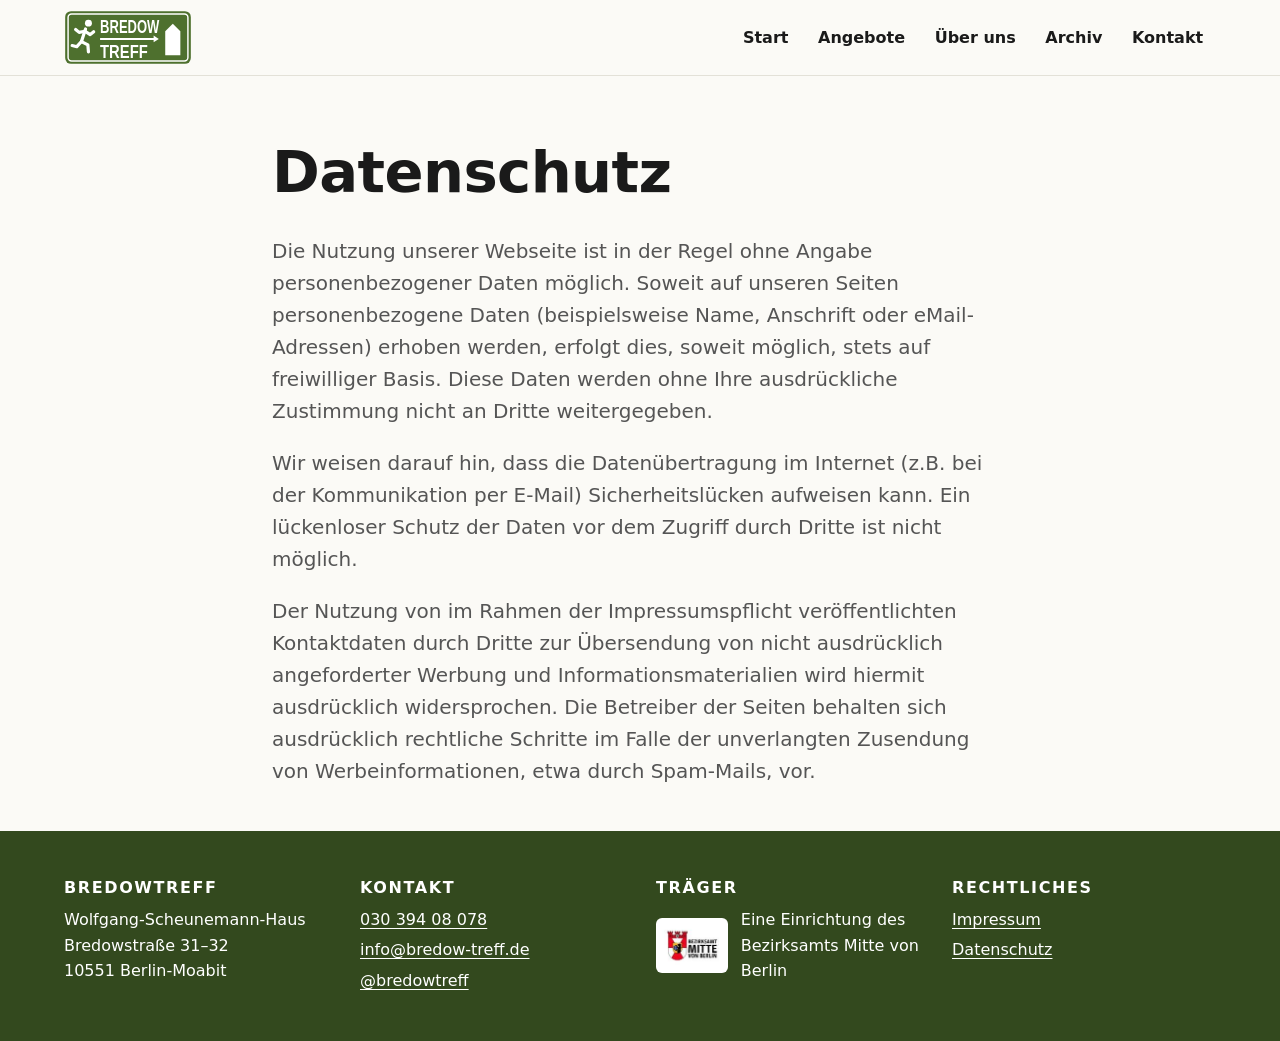
<file: datenschutz.html>
<!doctype html>
<html lang="de">
<head>
  <meta charset="utf-8">
  <meta name="viewport" content="width=device-width, initial-scale=1">
  <title>Datenschutz – Bredowtreff</title>
  <meta name="description" content="Datenschutzhinweise für die Website des Bredowtreffs.">
  <link rel="icon" href="images/favicon.svg" type="image/svg+xml">
  <link rel="apple-touch-icon" href="images/apple-touch-icon.png">
  <meta name="theme-color" content="#4E702E">
  <link rel="stylesheet" href="css/style.css">
  <script src="js/script.js" defer></script>
</head>
<body>
<a class="skip-link" href="#inhalt">Zum Inhalt springen</a>

<!-- ===== KOPF (auf allen Seiten gleich) ===== -->
<header class="kopf">
  <div class="inhalt">
    <a class="logo" href="index.html"><img src="images/logo.svg" alt="Bredowtreff – zur Startseite" width="128" height="56"></a>
    <nav class="hauptnav" aria-label="Hauptmenü">
      <ul>
        <li><a href="index.html">Start</a></li>
        <li><a href="angebote.html">Angebote</a></li>
        <li><a href="ueber-uns.html">Über uns</a></li>
        <li><a href="archiv.html">Archiv</a></li>
        <li><a href="kontakt.html">Kontakt</a></li>
      </ul>
    </nav>
  </div>
</header>
<!-- ===== ENDE KOPF ===== -->

<main id="inhalt">
  <div class="inhalt seitenkopf textseite">
    <h1>Datenschutz</h1>

    <p>Die Nutzung unserer Webseite ist in der Regel ohne Angabe personenbezogener Daten möglich. Soweit auf unseren Seiten personenbezogene Daten (beispielsweise Name, Anschrift oder eMail-Adressen) erhoben werden, erfolgt dies, soweit möglich, stets auf freiwilliger Basis. Diese Daten werden ohne Ihre ausdrückliche Zustimmung nicht an Dritte weitergegeben.</p>

    <p>Wir weisen darauf hin, dass die Datenübertragung im Internet (z.B. bei der Kommunikation per E-Mail) Sicherheitslücken aufweisen kann. Ein lückenloser Schutz der Daten vor dem Zugriff durch Dritte ist nicht möglich.</p>

    <p>Der Nutzung von im Rahmen der Impressumspflicht veröffentlichten Kontaktdaten durch Dritte zur Übersendung von nicht ausdrücklich angeforderter Werbung und Informationsmaterialien wird hiermit ausdrücklich widersprochen. Die Betreiber der Seiten behalten sich ausdrücklich rechtliche Schritte im Falle der unverlangten Zusendung von Werbeinformationen, etwa durch Spam-Mails, vor.</p>
  </div>
</main>

<!-- ===== FUSS (auf allen Seiten gleich) ===== -->
<footer class="fuss">
  <div class="inhalt">
    <div>
      <h2>Bredowtreff</h2>
      <address>Wolfgang-Scheunemann-Haus<br>Bredowstraße 31–32<br>10551 Berlin-Moabit</address>
    </div>
    <div>
      <h2>Kontakt</h2>
      <ul>
        <li><a href="tel:+493039408078">030 394 08 078</a></li>
        <li><a href="mailto:info@bredow-treff.de">info@bredow-treff.de</a></li>
        <li><a href="https://www.instagram.com/bredowtreff/">@bredowtreff</a></li>
      </ul>
    </div>
    <div>
      <h2>Träger</h2>
      <div class="traeger">
        <img src="images/bezirksamt-mitte.jpg" alt="Logo Bezirksamt Mitte von Berlin" width="72" height="54" loading="lazy">
        <span>Eine Einrichtung des Bezirksamts Mitte von Berlin</span>
      </div>
    </div>
    <div>
      <h2>Rechtliches</h2>
      <ul>
        <li><a href="impressum.html">Impressum</a></li>
        <li><a href="datenschutz.html">Datenschutz</a></li>
      </ul>
    </div>
  </div>
</footer>
<!-- ===== ENDE FUSS ===== -->

</body>
</html>
</file>
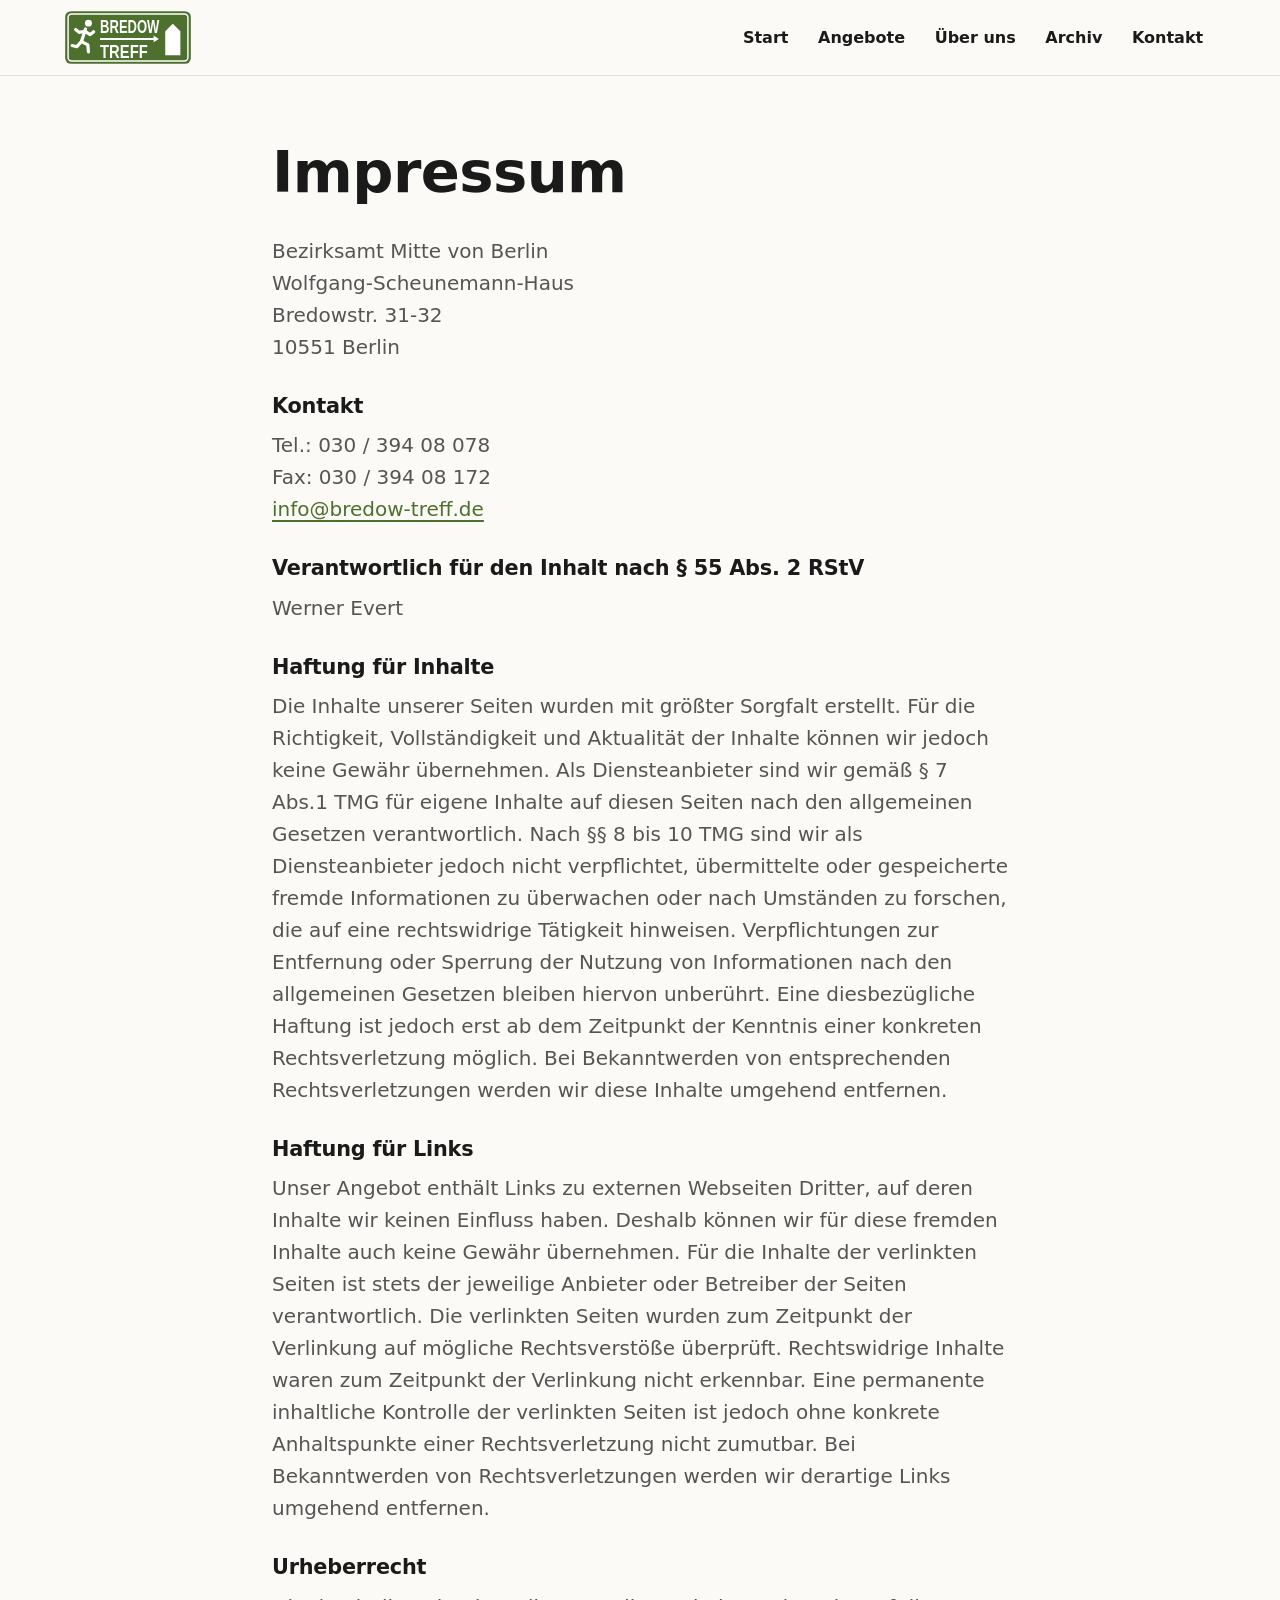
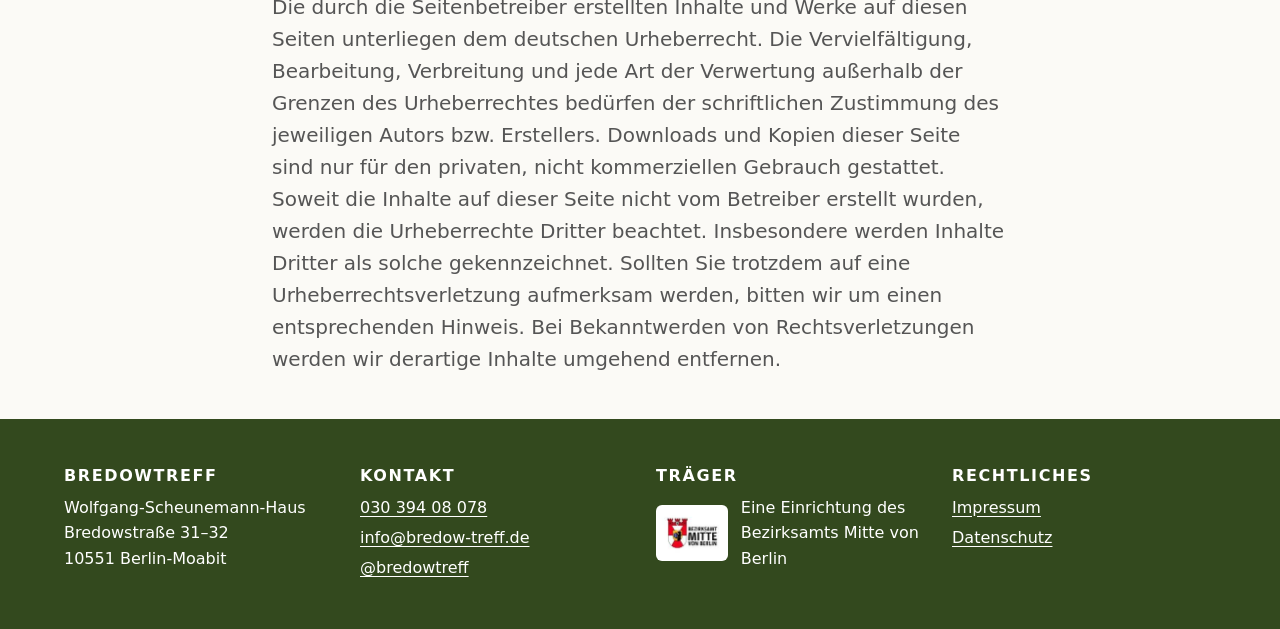
<file: impressum.html>
<!doctype html>
<html lang="de">
<head>
  <meta charset="utf-8">
  <meta name="viewport" content="width=device-width, initial-scale=1">
  <title>Impressum – Bredowtreff</title>
  <meta name="description" content="Impressum des Bredowtreffs im Wolfgang-Scheunemann-Haus, Bezirksamt Mitte von Berlin.">
  <link rel="icon" href="images/favicon.svg" type="image/svg+xml">
  <link rel="apple-touch-icon" href="images/apple-touch-icon.png">
  <meta name="theme-color" content="#4E702E">
  <link rel="stylesheet" href="css/style.css">
  <script src="js/script.js" defer></script>
</head>
<body>
<a class="skip-link" href="#inhalt">Zum Inhalt springen</a>

<!-- ===== KOPF (auf allen Seiten gleich) ===== -->
<header class="kopf">
  <div class="inhalt">
    <a class="logo" href="index.html"><img src="images/logo.svg" alt="Bredowtreff – zur Startseite" width="128" height="56"></a>
    <nav class="hauptnav" aria-label="Hauptmenü">
      <ul>
        <li><a href="index.html">Start</a></li>
        <li><a href="angebote.html">Angebote</a></li>
        <li><a href="ueber-uns.html">Über uns</a></li>
        <li><a href="archiv.html">Archiv</a></li>
        <li><a href="kontakt.html">Kontakt</a></li>
      </ul>
    </nav>
  </div>
</header>
<!-- ===== ENDE KOPF ===== -->

<main id="inhalt">
  <div class="inhalt seitenkopf textseite">
    <h1>Impressum</h1>

    <p>Bezirksamt Mitte von Berlin<br>
    Wolfgang-Scheunemann-Haus<br>
    Bredowstr. 31-32<br>
    10551 Berlin</p>

    <h2>Kontakt</h2>
    <p>Tel.: 030 / 394 08 078<br>
    Fax: 030 / 394 08 172<br>
    <a href="mailto:info@bredow-treff.de">info@bredow-treff.de</a></p>

    <h2>Verantwortlich für den Inhalt nach § 55 Abs. 2 RStV</h2>
    <p>Werner Evert</p>

    <h2>Haftung für Inhalte</h2>
    <p>Die Inhalte unserer Seiten wurden mit größter Sorgfalt erstellt. Für die Richtigkeit, Vollständigkeit und Aktualität der Inhalte können wir jedoch keine Gewähr übernehmen. Als Diensteanbieter sind wir gemäß § 7 Abs.1 TMG für eigene Inhalte auf diesen Seiten nach den allgemeinen Gesetzen verantwortlich. Nach §§ 8 bis 10 TMG sind wir als Diensteanbieter jedoch nicht verpflichtet, übermittelte oder gespeicherte fremde Informationen zu überwachen oder nach Umständen zu forschen, die auf eine rechtswidrige Tätigkeit hinweisen. Verpflichtungen zur Entfernung oder Sperrung der Nutzung von Informationen nach den allgemeinen Gesetzen bleiben hiervon unberührt. Eine diesbezügliche Haftung ist jedoch erst ab dem Zeitpunkt der Kenntnis einer konkreten Rechtsverletzung möglich. Bei Bekanntwerden von entsprechenden Rechtsverletzungen werden wir diese Inhalte umgehend entfernen.</p>

    <h2>Haftung für Links</h2>
    <p>Unser Angebot enthält Links zu externen Webseiten Dritter, auf deren Inhalte wir keinen Einfluss haben. Deshalb können wir für diese fremden Inhalte auch keine Gewähr übernehmen. Für die Inhalte der verlinkten Seiten ist stets der jeweilige Anbieter oder Betreiber der Seiten verantwortlich. Die verlinkten Seiten wurden zum Zeitpunkt der Verlinkung auf mögliche Rechtsverstöße überprüft. Rechtswidrige Inhalte waren zum Zeitpunkt der Verlinkung nicht erkennbar. Eine permanente inhaltliche Kontrolle der verlinkten Seiten ist jedoch ohne konkrete Anhaltspunkte einer Rechtsverletzung nicht zumutbar. Bei Bekanntwerden von Rechtsverletzungen werden wir derartige Links umgehend entfernen.</p>

    <h2>Urheberrecht</h2>
    <p>Die durch die Seitenbetreiber erstellten Inhalte und Werke auf diesen Seiten unterliegen dem deutschen Urheberrecht. Die Vervielfältigung, Bearbeitung, Verbreitung und jede Art der Verwertung außerhalb der Grenzen des Urheberrechtes bedürfen der schriftlichen Zustimmung des jeweiligen Autors bzw. Erstellers. Downloads und Kopien dieser Seite sind nur für den privaten, nicht kommerziellen Gebrauch gestattet. Soweit die Inhalte auf dieser Seite nicht vom Betreiber erstellt wurden, werden die Urheberrechte Dritter beachtet. Insbesondere werden Inhalte Dritter als solche gekennzeichnet. Sollten Sie trotzdem auf eine Urheberrechtsverletzung aufmerksam werden, bitten wir um einen entsprechenden Hinweis. Bei Bekanntwerden von Rechtsverletzungen werden wir derartige Inhalte umgehend entfernen.</p>
  </div>
</main>

<!-- ===== FUSS (auf allen Seiten gleich) ===== -->
<footer class="fuss">
  <div class="inhalt">
    <div>
      <h2>Bredowtreff</h2>
      <address>Wolfgang-Scheunemann-Haus<br>Bredowstraße 31–32<br>10551 Berlin-Moabit</address>
    </div>
    <div>
      <h2>Kontakt</h2>
      <ul>
        <li><a href="tel:+493039408078">030 394 08 078</a></li>
        <li><a href="mailto:info@bredow-treff.de">info@bredow-treff.de</a></li>
        <li><a href="https://www.instagram.com/bredowtreff/">@bredowtreff</a></li>
      </ul>
    </div>
    <div>
      <h2>Träger</h2>
      <div class="traeger">
        <img src="images/bezirksamt-mitte.jpg" alt="Logo Bezirksamt Mitte von Berlin" width="72" height="54" loading="lazy">
        <span>Eine Einrichtung des Bezirksamts Mitte von Berlin</span>
      </div>
    </div>
    <div>
      <h2>Rechtliches</h2>
      <ul>
        <li><a href="impressum.html">Impressum</a></li>
        <li><a href="datenschutz.html">Datenschutz</a></li>
      </ul>
    </div>
  </div>
</footer>
<!-- ===== ENDE FUSS ===== -->

</body>
</html>
</file>
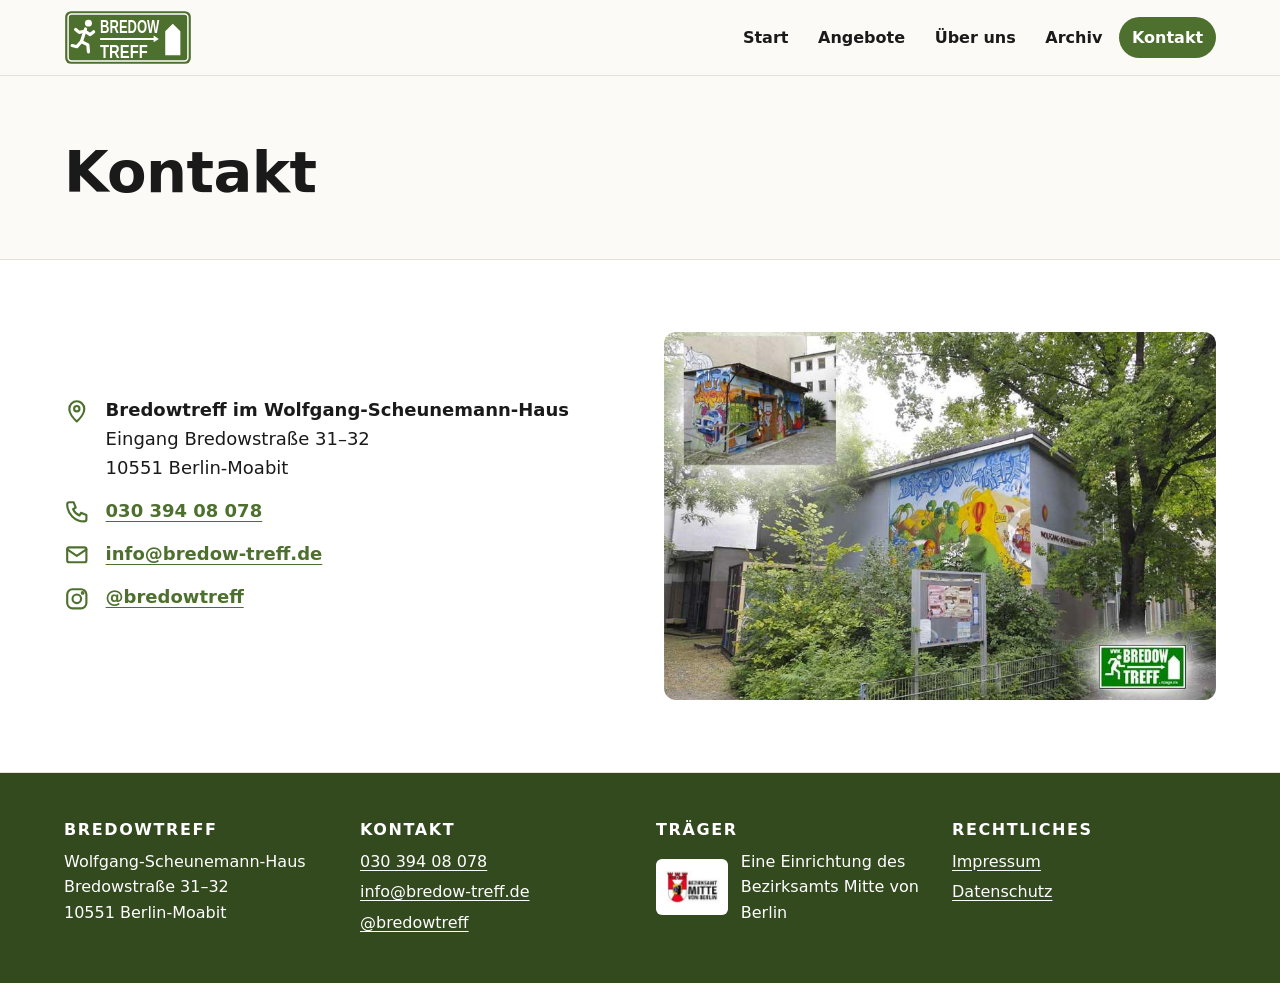
<file: kontakt.html>
<!doctype html>
<html lang="de">
<head>
  <meta charset="utf-8">
  <meta name="viewport" content="width=device-width, initial-scale=1">
  <title>Kontakt – Bredowtreff, Bredowstraße 31–32, Berlin-Moabit</title>
  <meta name="description" content="So erreichst du den Bredowtreff: Bredowstraße 31–32, 10551 Berlin-Moabit. Telefon 030 394 08 078, E-Mail info@bredow-treff.de, Instagram @bredowtreff.">
  <link rel="icon" href="images/favicon.svg" type="image/svg+xml">
  <link rel="apple-touch-icon" href="images/apple-touch-icon.png">
  <meta name="theme-color" content="#4E702E">
  <link rel="stylesheet" href="css/style.css">
  <script src="js/script.js" defer></script>
</head>
<body>
<a class="skip-link" href="#inhalt">Zum Inhalt springen</a>

<!-- ===== KOPF (auf allen Seiten gleich) ===== -->
<header class="kopf">
  <div class="inhalt">
    <a class="logo" href="index.html"><img src="images/logo.svg" alt="Bredowtreff – zur Startseite" width="128" height="56"></a>
    <nav class="hauptnav" aria-label="Hauptmenü">
      <ul>
        <li><a href="index.html">Start</a></li>
        <li><a href="angebote.html">Angebote</a></li>
        <li><a href="ueber-uns.html">Über uns</a></li>
        <li><a href="archiv.html">Archiv</a></li>
        <li><a href="kontakt.html" aria-current="page">Kontakt</a></li>
      </ul>
    </nav>
  </div>
</header>
<!-- ===== ENDE KOPF ===== -->

<main id="inhalt">

  <div class="inhalt seitenkopf">
    <h1>Kontakt</h1>
  </div>

  <section class="abschnitt abschnitt--hell">
    <div class="inhalt zweispaltig">
      <div>
        <ul class="kontakt-liste">
          <li>
            <svg viewBox="0 0 24 24" aria-hidden="true"><path d="M12 22s7-6.2 7-12a7 7 0 1 0-14 0c0 5.8 7 12 7 12z"/><circle cx="12" cy="10" r="2.5"/></svg>
            <div><strong>Bredowtreff im Wolfgang-Scheunemann-Haus</strong><br>Eingang Bredowstraße 31–32<br>10551 Berlin-Moabit</div>
          </li>
          <li>
            <svg viewBox="0 0 24 24" aria-hidden="true"><path d="M5 3h4l2 5-2.5 1.5a11 11 0 0 0 6 6L16 13l5 2v4a2 2 0 0 1-2 2A16 16 0 0 1 3 5a2 2 0 0 1 2-2z"/></svg>
            <div><a href="tel:+493039408078">030 394 08 078</a></div>
          </li>
          <li>
            <svg viewBox="0 0 24 24" aria-hidden="true"><rect x="3" y="5" width="18" height="14" rx="2"/><path d="M3 7l9 6 9-6"/></svg>
            <div><a href="mailto:info@bredow-treff.de">info@bredow-treff.de</a></div>
          </li>
          <li>
            <svg viewBox="0 0 24 24" aria-hidden="true"><rect x="3" y="3" width="18" height="18" rx="5"/><circle cx="12" cy="12" r="4"/><circle cx="17.5" cy="6.5" r=".8"/></svg>
            <div><a href="https://www.instagram.com/bredowtreff/">@bredowtreff</a></div>
          </li>
        </ul>
      </div>
      <img src="images/haus-heute.jpg" alt="Eingang des Bredowtreffs in der Bredowstraße mit bunter Graffiti-Wand" width="800" height="533" loading="lazy">
    </div>
  </section>



</main>

<!-- ===== FUSS (auf allen Seiten gleich) ===== -->
<footer class="fuss">
  <div class="inhalt">
    <div>
      <h2>Bredowtreff</h2>
      <address>Wolfgang-Scheunemann-Haus<br>Bredowstraße 31–32<br>10551 Berlin-Moabit</address>
    </div>
    <div>
      <h2>Kontakt</h2>
      <ul>
        <li><a href="tel:+493039408078">030 394 08 078</a></li>
        <li><a href="mailto:info@bredow-treff.de">info@bredow-treff.de</a></li>
        <li><a href="https://www.instagram.com/bredowtreff/">@bredowtreff</a></li>
      </ul>
    </div>
    <div>
      <h2>Träger</h2>
      <div class="traeger">
        <img src="images/bezirksamt-mitte.jpg" alt="Logo Bezirksamt Mitte von Berlin" width="72" height="54" loading="lazy">
        <span>Eine Einrichtung des Bezirksamts Mitte von Berlin</span>
      </div>
    </div>
    <div>
      <h2>Rechtliches</h2>
      <ul>
        <li><a href="impressum.html">Impressum</a></li>
        <li><a href="datenschutz.html">Datenschutz</a></li>
      </ul>
    </div>
  </div>
</footer>
<!-- ===== ENDE FUSS ===== -->

</body>
</html>
</file>
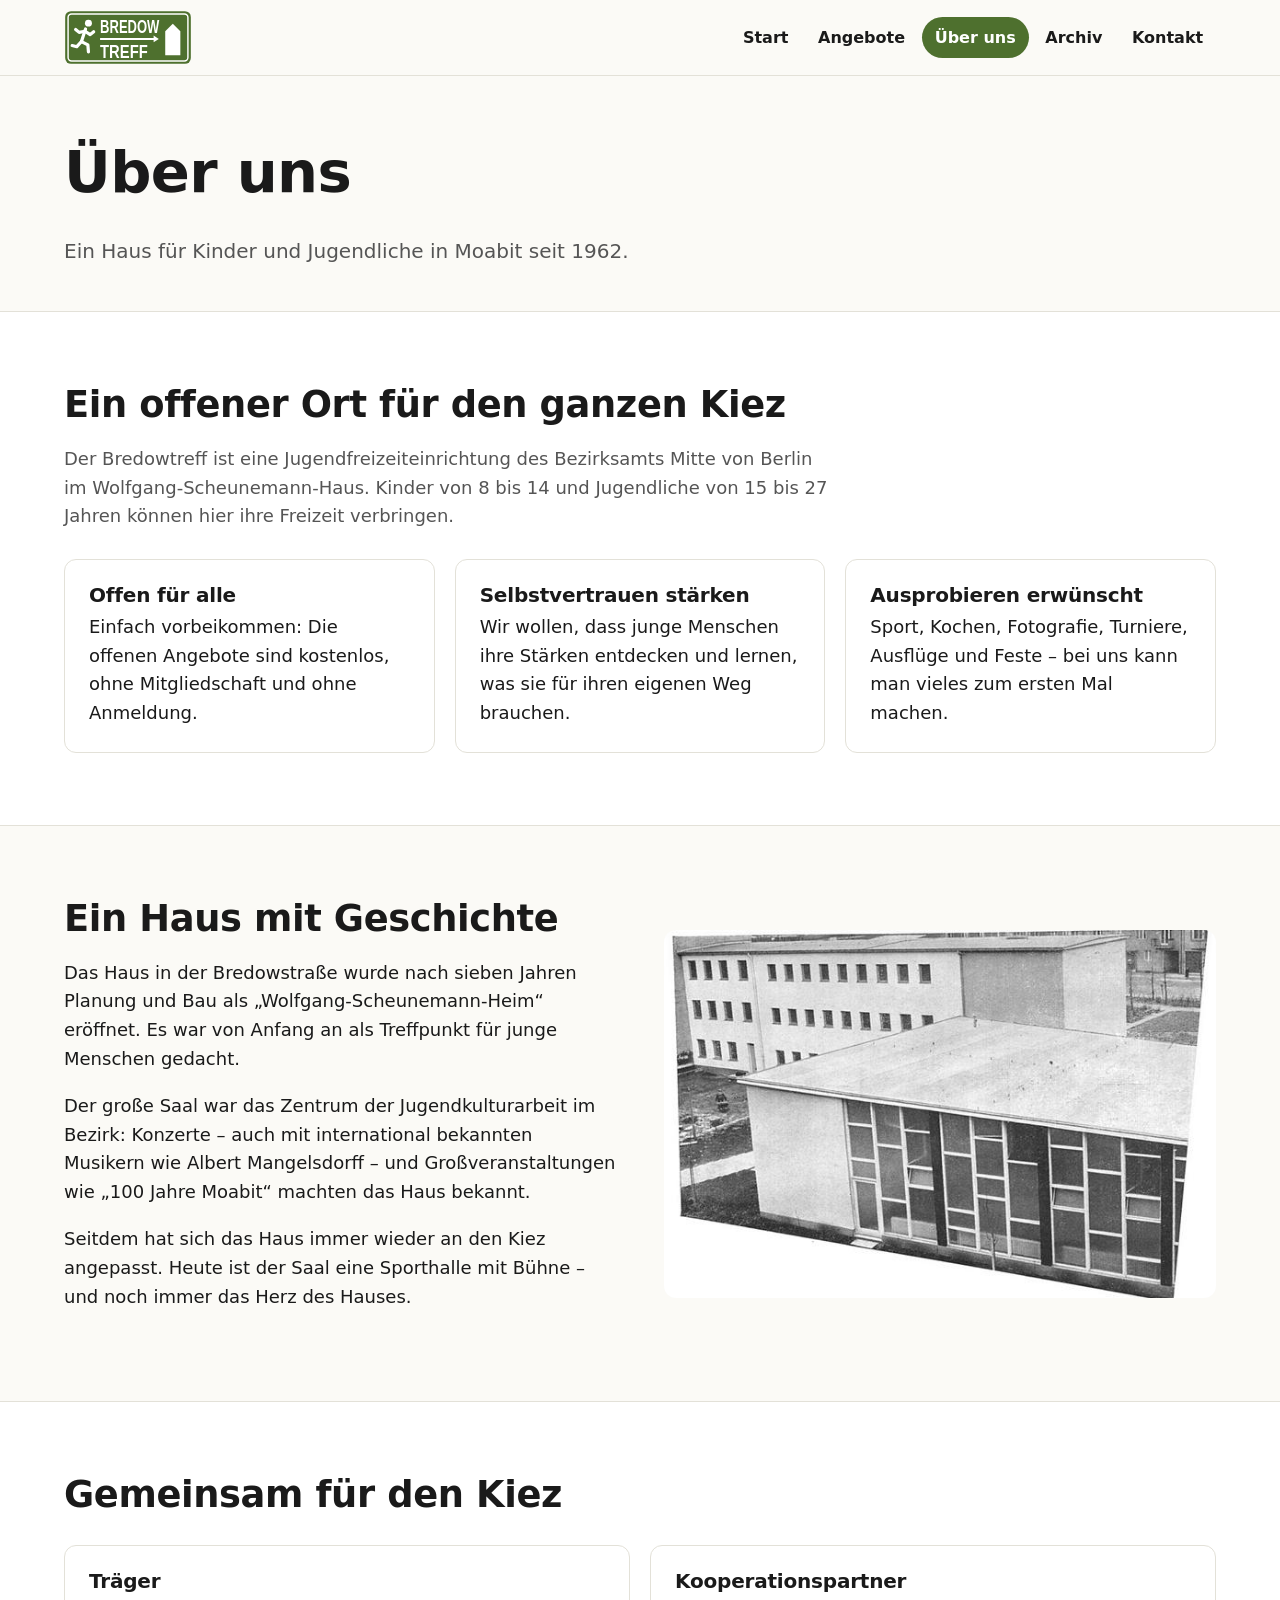
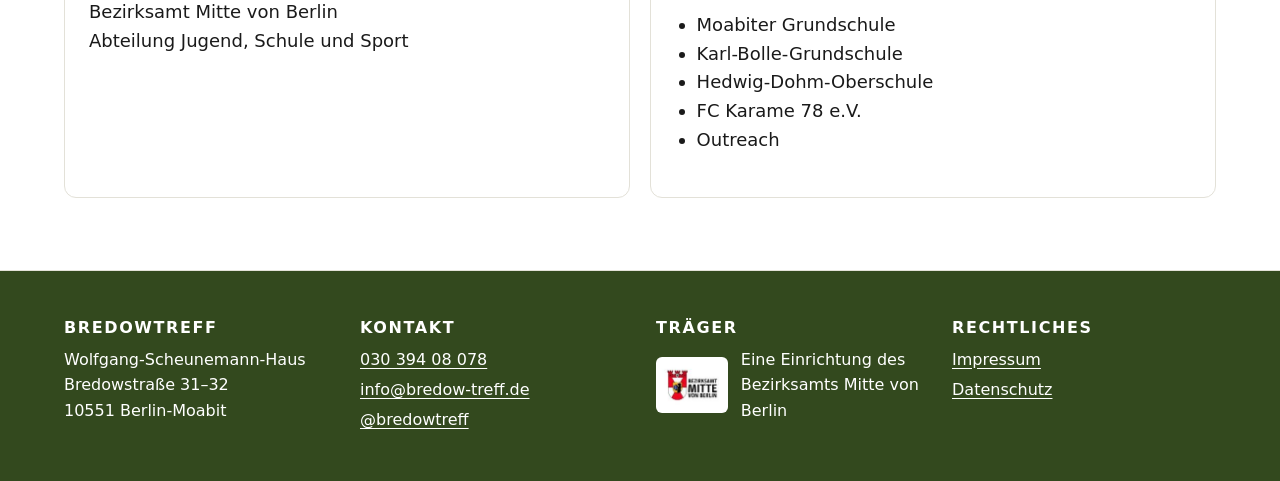
<file: ueber-uns.html>
<!doctype html>
<html lang="de">
<head>
  <meta charset="utf-8">
  <meta name="viewport" content="width=device-width, initial-scale=1">
  <title>Über uns – Bredowtreff im Wolfgang-Scheunemann-Haus</title>
  <meta name="description" content="Seit 1962 ein Haus für Kinder und Jugendliche in Moabit: Geschichte des Wolfgang-Scheunemann-Hauses, unser Team und unsere Partner.">
  <link rel="icon" href="images/favicon.svg" type="image/svg+xml">
  <link rel="apple-touch-icon" href="images/apple-touch-icon.png">
  <meta name="theme-color" content="#4E702E">
  <link rel="stylesheet" href="css/style.css">
  <script src="js/script.js" defer></script>
</head>
<body>
<a class="skip-link" href="#inhalt">Zum Inhalt springen</a>

<!-- ===== KOPF (auf allen Seiten gleich) ===== -->
<header class="kopf">
  <div class="inhalt">
    <a class="logo" href="index.html"><img src="images/logo.svg" alt="Bredowtreff – zur Startseite" width="128" height="56"></a>
    <nav class="hauptnav" aria-label="Hauptmenü">
      <ul>
        <li><a href="index.html">Start</a></li>
        <li><a href="angebote.html">Angebote</a></li>
        <li><a href="ueber-uns.html" aria-current="page">Über uns</a></li>
        <li><a href="archiv.html">Archiv</a></li>
        <li><a href="kontakt.html">Kontakt</a></li>
      </ul>
    </nav>
  </div>
</header>
<!-- ===== ENDE KOPF ===== -->

<main id="inhalt">

  <div class="inhalt seitenkopf">
    <h1>Über uns</h1>
    <p>Ein Haus für Kinder und Jugendliche in Moabit seit 1962.</p>
  </div>

  <section class="abschnitt abschnitt--hell">
    <div class="inhalt">
      <div class="abschnitt-kopf">
        <h2>Ein offener Ort für den ganzen Kiez</h2>
        <p>Der Bredowtreff ist eine Jugendfreizeiteinrichtung des Bezirksamts Mitte von Berlin im Wolfgang-Scheunemann-Haus. Kinder von 8 bis 14 und Jugendliche von 15 bis 27 Jahren können hier ihre Freizeit verbringen.</p>
      </div>
      <div class="karten">
        <div class="karte">
          <h3>Offen für alle</h3>
          <p>Einfach vorbeikommen: Die offenen Angebote sind kostenlos, ohne Mitgliedschaft und ohne Anmeldung.</p>
        </div>
        <div class="karte">
          <h3>Selbstvertrauen stärken</h3>
          <p>Wir wollen, dass junge Menschen ihre Stärken entdecken und lernen, was sie für ihren eigenen Weg brauchen.</p>
        </div>
        <div class="karte">
          <h3>Ausprobieren erwünscht</h3>
          <p>Sport, Kochen, Fotografie, Turniere, Ausflüge und Feste – bei uns kann man vieles zum ersten Mal machen.</p>
        </div>
      </div>
    </div>
  </section>

  <section class="abschnitt">
    <div class="inhalt zweispaltig">
      <div>
        <h2>Ein Haus mit Geschichte</h2>
        <p>Das Haus in der Bredowstraße wurde nach sieben Jahren Planung und Bau als „Wolfgang-Scheunemann-Heim“ eröffnet. Es war von Anfang an als Treffpunkt für junge Menschen gedacht.</p>
        <p>Der große Saal war das Zentrum der Jugendkulturarbeit im Bezirk: Konzerte – auch mit international bekannten Musikern wie Albert Mangelsdorff – und Großveranstaltungen wie „100 Jahre Moabit“ machten das Haus bekannt.</p>
        <p>Seitdem hat sich das Haus immer wieder an den Kiez angepasst. Heute ist der Saal eine Sporthalle mit Bühne – und noch immer das Herz des Hauses.</p>
      </div>
      <img src="images/haus-1962.jpg" alt="Das Wolfgang-Scheunemann-Haus im Jahr 1962, Schwarz-Weiß-Foto" width="600" height="400" loading="lazy">
    </div>
  </section>



  <section class="abschnitt abschnitt--hell">
    <div class="inhalt">
      <div class="abschnitt-kopf">
        <h2>Gemeinsam für den Kiez</h2>
      </div>
      <div class="karten">
        <div class="karte">
          <h3>Träger</h3>
          <p>Bezirksamt Mitte von Berlin<br>Abteilung Jugend, Schule und Sport</p>
        </div>
        <div class="karte">
          <h3>Kooperationspartner</h3>
          <ul>
            <li>Moabiter Grundschule</li>
            <li>Karl-Bolle-Grundschule</li>
            <li>Hedwig-Dohm-Oberschule</li>
            <li>FC Karame 78 e.V.</li>
            <li>Outreach</li>
          </ul>
        </div>
      </div>
    </div>
  </section>

</main>

<!-- ===== FUSS (auf allen Seiten gleich) ===== -->
<footer class="fuss">
  <div class="inhalt">
    <div>
      <h2>Bredowtreff</h2>
      <address>Wolfgang-Scheunemann-Haus<br>Bredowstraße 31–32<br>10551 Berlin-Moabit</address>
    </div>
    <div>
      <h2>Kontakt</h2>
      <ul>
        <li><a href="tel:+493039408078">030 394 08 078</a></li>
        <li><a href="mailto:info@bredow-treff.de">info@bredow-treff.de</a></li>
        <li><a href="https://www.instagram.com/bredowtreff/">@bredowtreff</a></li>
      </ul>
    </div>
    <div>
      <h2>Träger</h2>
      <div class="traeger">
        <img src="images/bezirksamt-mitte.jpg" alt="Logo Bezirksamt Mitte von Berlin" width="72" height="54" loading="lazy">
        <span>Eine Einrichtung des Bezirksamts Mitte von Berlin</span>
      </div>
    </div>
    <div>
      <h2>Rechtliches</h2>
      <ul>
        <li><a href="impressum.html">Impressum</a></li>
        <li><a href="datenschutz.html">Datenschutz</a></li>
      </ul>
    </div>
  </div>
</footer>
<!-- ===== ENDE FUSS ===== -->

</body>
</html>
</file>
<file: css/style.css>
/* ==========================================================
   Bredowtreff – Stylesheet
   Hier muss im Alltag nichts geändert werden.
   Farben und Abstände stehen ganz oben als Variablen.
   ========================================================== */

:root {
  --gruen: #4E702E;          /* Schild-Grün aus dem Logo */
  --gruen-dunkel: #33491E;
  --gruen-hell: #EEF3E8;
  --gelb: #FFC93C;           /* Akzent: Fokus, Termine */
  --gelb-hell: #FFF4D6;
  --text: #1A1A1A;
  --text-leise: #555;
  --hintergrund: #FBFAF6;
  --weiss: #fff;
  --linie: #E3E1D8;

  --radius: 12px;
  --abstand: clamp(1rem, 4vw, 2rem);
  --breite: 72rem;
  --schrift: system-ui, -apple-system, "Segoe UI", Roboto, "Helvetica Neue", Arial, sans-serif;
}

/* ---------- Grundlagen ---------- */
*, *::before, *::after { box-sizing: border-box; }
html { -webkit-text-size-adjust: 100%; scroll-behavior: smooth; scroll-padding-top: 6rem; }
body {
  margin: 0;
  font: 1.125rem/1.6 var(--schrift);
  color: var(--text);
  background: var(--hintergrund);
}
img { max-width: 100%; height: auto; display: block; }
a { color: var(--gruen); text-underline-offset: .2em; }
a:hover { color: var(--gruen-dunkel); }
:focus-visible { outline: 3px solid var(--gelb); outline-offset: 2px; border-radius: 4px; }
h1, h2, h3 { line-height: 1.15; margin: 0 0 .5em; letter-spacing: -.01em; }
h1 { font-size: clamp(2.2rem, 7vw, 3.6rem); font-weight: 900; }
h2 { font-size: clamp(1.6rem, 4.5vw, 2.3rem); font-weight: 850; }
h3 { font-size: 1.25rem; font-weight: 800; }
p { margin: 0 0 1em; }
ul { padding-left: 1.2em; }

.skip-link {
  position: absolute; left: 1rem; top: -4rem; z-index: 100;
  background: var(--gelb); color: var(--text); padding: .6rem 1rem; border-radius: 8px; font-weight: 700;
}
.skip-link:focus { top: 1rem; }

.inhalt { width: min(100% - 2 * var(--abstand), var(--breite)); margin-inline: auto; }
.abschnitt { padding-block: clamp(2.5rem, 7vw, 4.5rem); }
.abschnitt--hell { background: var(--weiss); border-block: 1px solid var(--linie); }
.abschnitt--gruen { background: var(--gruen-hell); }
.abschnitt-kopf { max-width: 48rem; margin-bottom: 1.75rem; }
.abschnitt-kopf p { color: var(--text-leise); }

/* ---------- Kopfbereich ---------- */
.kopf {
  position: sticky; top: 0; z-index: 50;
  background: rgba(251, 250, 246, .94);
  backdrop-filter: blur(8px);
  border-bottom: 1px solid var(--linie);
}
.kopf .inhalt {
  display: flex; flex-wrap: wrap; align-items: center; justify-content: space-between;
  gap: .5rem 1.5rem; padding-block: .6rem;
}
.logo img { width: 128px; height: auto; }
.hauptnav ul { display: flex; flex-wrap: wrap; gap: .25rem; list-style: none; margin: 0; padding: 0; }
.hauptnav a {
  display: block; padding: .5rem .8rem; border-radius: 999px;
  font-weight: 700; font-size: 1rem; text-decoration: none; color: var(--text);
}
.hauptnav a:hover { background: var(--gruen-hell); color: var(--gruen-dunkel); }
.hauptnav a[aria-current="page"] { background: var(--gruen); color: var(--weiss); }

/* ---------- Hinweis-Banner (optional, Startseite) ---------- */
.hinweis {
  margin: 0; background: var(--gelb); color: var(--text); text-align: center;
  padding: .7rem var(--abstand); font-weight: 700;
}
.hinweis a { color: inherit; }

/* ---------- Buttons ---------- */
.knopf {
  display: inline-flex; align-items: center; gap: .5em;
  min-height: 44px; padding: .65rem 1.2rem; border-radius: 999px;
  background: var(--gruen); color: var(--weiss); text-decoration: none;
  border: 2px solid var(--gruen); cursor: pointer; font: inherit; font-weight: 800;
  transition: background .15s, transform .15s;
}
.knopf:hover { background: var(--gruen-dunkel); border-color: var(--gruen-dunkel); color: var(--weiss); transform: translateY(-1px); }
.knopf-unten { margin: 2rem 0 0; text-align: center; }
.pfeil::after { content: " →"; }

/* ---------- Hero (Startseite) ---------- */
.hero { position: relative; color: var(--weiss); background: var(--gruen-dunkel); overflow: hidden; }
.hero img { position: absolute; inset: 0; width: 100%; height: 100%; object-fit: cover; }
.hero::after {
  content: ""; position: absolute; inset: 0;
  background: linear-gradient(180deg, rgba(0,0,0,.05) 35%, rgba(20,30,10,.75) 100%);
}
.hero .inhalt {
  position: relative; z-index: 1;
  min-height: clamp(24rem, 65vh, 38rem);
  display: flex; flex-direction: column; justify-content: flex-end;
  padding-block: 2.5rem;
}
.hero h1 { font-size: clamp(2.8rem, 10vw, 5rem); margin-bottom: .2em; text-shadow: 0 2px 18px rgba(0,0,0,.45); }
.hero p { font-size: clamp(1.15rem, 3vw, 1.5rem); font-weight: 700; margin: 0; text-shadow: 0 1px 12px rgba(0,0,0,.5); }

/* ---------- Angebots-Übersicht (Startseite) ---------- */
.angebot-raster {
  list-style: none; margin: 0; padding: 0;
  display: grid; gap: clamp(.5rem, 2vw, 1rem); grid-template-columns: repeat(3, 1fr);
}
.angebot-raster li {
  position: relative; overflow: hidden; border-radius: var(--radius);
  aspect-ratio: 4 / 3; background: var(--gruen-dunkel); color: var(--weiss);
}
.angebot-raster img { width: 100%; height: 100%; object-fit: cover; }
.angebot-raster li::after {
  content: ""; position: absolute; inset: 35% 0 0 0;
  background: linear-gradient(180deg, transparent, rgba(10, 18, 4, .85));
}
.angebot-raster span {
  position: absolute; z-index: 1; inset: auto clamp(.5rem, 2vw, 1rem) clamp(.5rem, 2vw, .9rem);
  font-weight: 800; font-size: clamp(.85rem, 2.2vw, 1.2rem); line-height: 1.25; overflow-wrap: anywhere; hyphens: auto;
}

/* ---------- Seitenkopf (Unterseiten) ---------- */
.seitenkopf { padding-block: clamp(2.5rem, 7vw, 4rem) 1.5rem; }
.seitenkopf > p { font-size: 1.25rem; max-width: 60ch; color: var(--text-leise); }
.seitenkopf + .abschnitt:not(.abschnitt--hell) { padding-top: 1rem; }

/* ---------- Karten & Spalten ---------- */
.karten { display: grid; gap: 1.25rem; grid-template-columns: repeat(auto-fit, minmax(min(100%, 20rem), 1fr)); }
.karte { background: var(--weiss); border: 1px solid var(--linie); border-radius: var(--radius); padding: 1.5rem; overflow: hidden; }
.karte > img:first-child { margin: -1.5rem -1.5rem 1.25rem; width: calc(100% + 3rem); max-width: none; aspect-ratio: 3 / 2; object-fit: cover; }
.karte h3 { margin-bottom: .35rem; }
.karte p:last-child { margin-bottom: 0; }

.zweispaltig { display: grid; gap: clamp(1.5rem, 4vw, 3rem); align-items: center; grid-template-columns: repeat(auto-fit, minmax(min(100%, 22rem), 1fr)); }
.zweispaltig img { border-radius: var(--radius); }

/* ---------- Öffnungszeiten ---------- */
.zeiten { list-style: none; padding: 0; margin: 0; display: grid; gap: 1rem; grid-template-columns: repeat(auto-fit, minmax(min(100%, 18rem), 1fr)); }
.zeiten li {   /* grünes Schild mit weißem Innenrand wie im Logo */
  background: var(--gruen); color: var(--weiss); border-radius: var(--radius); padding: clamp(1.25rem, 4vw, 2rem);
  box-shadow: inset 0 0 0 5px var(--gruen), inset 0 0 0 7px rgba(255,255,255,.9);
}
.zeiten strong { display: block; font-size: 1.3rem; margin-bottom: .2rem; }
.zeiten .zeit { font-size: 1.6rem; font-weight: 900; display: block; }

/* ---------- Wochenprogramm ---------- */
.woche { display: grid; gap: 1rem; grid-template-columns: repeat(auto-fit, minmax(min(100%, 12.5rem), 1fr)); }
.tag-karte { background: var(--weiss); border: 2px solid var(--linie); border-radius: var(--radius); padding: 1.1rem 1.1rem .6rem; }
.tag-karte h3 { display: flex; justify-content: space-between; align-items: center; gap: .5rem; font-size: 1.15rem; }
.tag-karte ul { list-style: none; padding: 0; margin: 0; }
.tag-karte li { padding: .5rem 0; border-top: 1px solid var(--linie); line-height: 1.35; }
.tag-karte .zeit { display: block; font-size: .9rem; font-weight: 800; color: var(--gruen); }

/* ---------- Besonderes (Angebote) ---------- */
.karte--termin { border: 2px solid var(--gelb); background: var(--gelb-hell); }
.karte .datum { font-weight: 800; color: var(--gruen-dunkel); margin-bottom: .4rem; }
.hinweis-text { margin: 1.75rem 0 0; font-weight: 700; }

/* ---------- Archiv: Zeitleiste ---------- */
.zeitleiste { position: relative; list-style: none; margin: 0; padding: 0 0 0 2.2rem; }
.zeitleiste::before { content: ""; position: absolute; left: .55rem; top: .5rem; bottom: .5rem; width: 4px; border-radius: 4px; background: var(--gruen); }
.ereignis { position: relative; margin-bottom: 3rem; }
.ereignis::before {
  content: ""; position: absolute; left: -2.2rem; top: .35rem; width: 1.4rem; height: 1.4rem;
  border-radius: 50%; background: var(--weiss); border: 4px solid var(--gruen);
}
.jahr {
  display: inline-block; background: var(--gruen); color: var(--weiss); font-weight: 900;
  padding: .15rem .6rem; border-radius: 6px; margin-bottom: .5rem; font-size: 1rem;
  box-shadow: inset 0 0 0 2px var(--gruen), inset 0 0 0 3.5px #fff;
}
.ereignis h2 { font-size: clamp(1.4rem, 3.5vw, 1.9rem); margin-bottom: .4rem; }
.ereignis > p { max-width: 65ch; }

/* ---------- Galerie & Lightbox ---------- */
.galerie { display: grid; gap: .6rem; grid-template-columns: repeat(auto-fill, minmax(min(46%, 11rem), 1fr)); margin-top: 1rem; }
.galerie a { display: block; border-radius: 8px; overflow: hidden; aspect-ratio: 4 / 3; background: var(--linie); }
.galerie img { width: 100%; height: 100%; object-fit: cover; transition: transform .35s; }
.galerie a:hover img { transform: scale(1.06); }
.lightbox { border: 0; padding: 0; max-width: 100vw; max-height: 100vh; width: 100vw; height: 100vh; background: #0B1105; color: var(--weiss); }
.lightbox::backdrop { background: rgba(0,0,0,.6); }
.lightbox figure { margin: 0; height: 100%; display: flex; flex-direction: column; align-items: center; justify-content: center; padding: 3.5rem 1rem 1rem; }
.lightbox img { max-width: min(100%, 1200px); max-height: calc(100vh - 8rem); object-fit: contain; border-radius: 6px; }
.lightbox figcaption { margin-top: .75rem; text-align: center; font-size: 1rem; opacity: .9; }
.lightbox button {
  position: absolute; min-width: 48px; min-height: 48px; border-radius: 50%; border: 0;
  background: rgba(255,255,255,.15); color: var(--weiss); font-size: 1.6rem; line-height: 1; cursor: pointer;
}
.lightbox button:hover { background: var(--gelb); color: var(--text); }
.lightbox .lb-zu { top: .75rem; right: .75rem; }
.lightbox .lb-zurueck { left: .75rem; top: 50%; transform: translateY(-50%); }
.lightbox .lb-weiter { right: .75rem; top: 50%; transform: translateY(-50%); }

/* ---------- Kontakt ---------- */
.kontakt-liste { list-style: none; padding: 0; margin: 0 0 1.5rem; display: grid; gap: .9rem; }
.kontakt-liste li { display: grid; grid-template-columns: 2rem 1fr; gap: .6rem; align-items: start; }
.kontakt-liste svg { width: 1.6rem; height: 1.6rem; fill: none; stroke: var(--gruen); stroke-width: 2; stroke-linecap: round; stroke-linejoin: round; margin-top: .15rem; }
.kontakt-liste a { font-weight: 700; }

/* ---------- Textseiten (Impressum, Datenschutz) ---------- */
.textseite { max-width: 46rem; }
.textseite h2 { font-size: 1.3rem; margin-top: 2rem; }

/* ---------- Fußbereich ---------- */
.fuss { background: var(--gruen-dunkel); color: var(--weiss); padding-block: 3rem; font-size: 1rem; }
.fuss a { color: var(--weiss); }
.fuss .inhalt { display: grid; gap: 2rem; grid-template-columns: repeat(auto-fit, minmax(min(100%, 13rem), 1fr)); }
.fuss h2 { font-size: 1rem; text-transform: uppercase; letter-spacing: .1em; color: var(--weiss); margin-bottom: .6rem; }
.fuss ul { list-style: none; padding: 0; margin: 0; display: grid; gap: .3rem; }
.fuss address { font-style: normal; }
.traeger { display: flex; gap: .8rem; align-items: center; }
.traeger img { width: 72px; background: var(--weiss); border-radius: 6px; padding: 4px; }

/* ---------- Handy ---------- */
@media (max-width: 40rem) {
  html { scroll-padding-top: 1rem; }
  .kopf { position: static; }
  .kopf .inhalt { justify-content: center; padding-block: .5rem .4rem; gap: .35rem; }
  .logo img { width: 96px; }
  .hauptnav { width: 100%; }
  .hauptnav ul { justify-content: space-between; gap: 2px; flex-wrap: nowrap; }
  .hauptnav a { padding: .45rem .5rem; font-size: .875rem; }
  .angebot-raster li { aspect-ratio: 1; }
}
@media (max-width: 22rem) {
  .hauptnav a { padding: .4rem .3rem; font-size: .8rem; }
}

@media (prefers-reduced-motion: reduce) {
  html { scroll-behavior: auto; }
  *, *::before, *::after { transition: none !important; }
}

@media print {
  .kopf, .fuss, .hero img { display: none; }
  body { background: #fff; }
}
</file>
